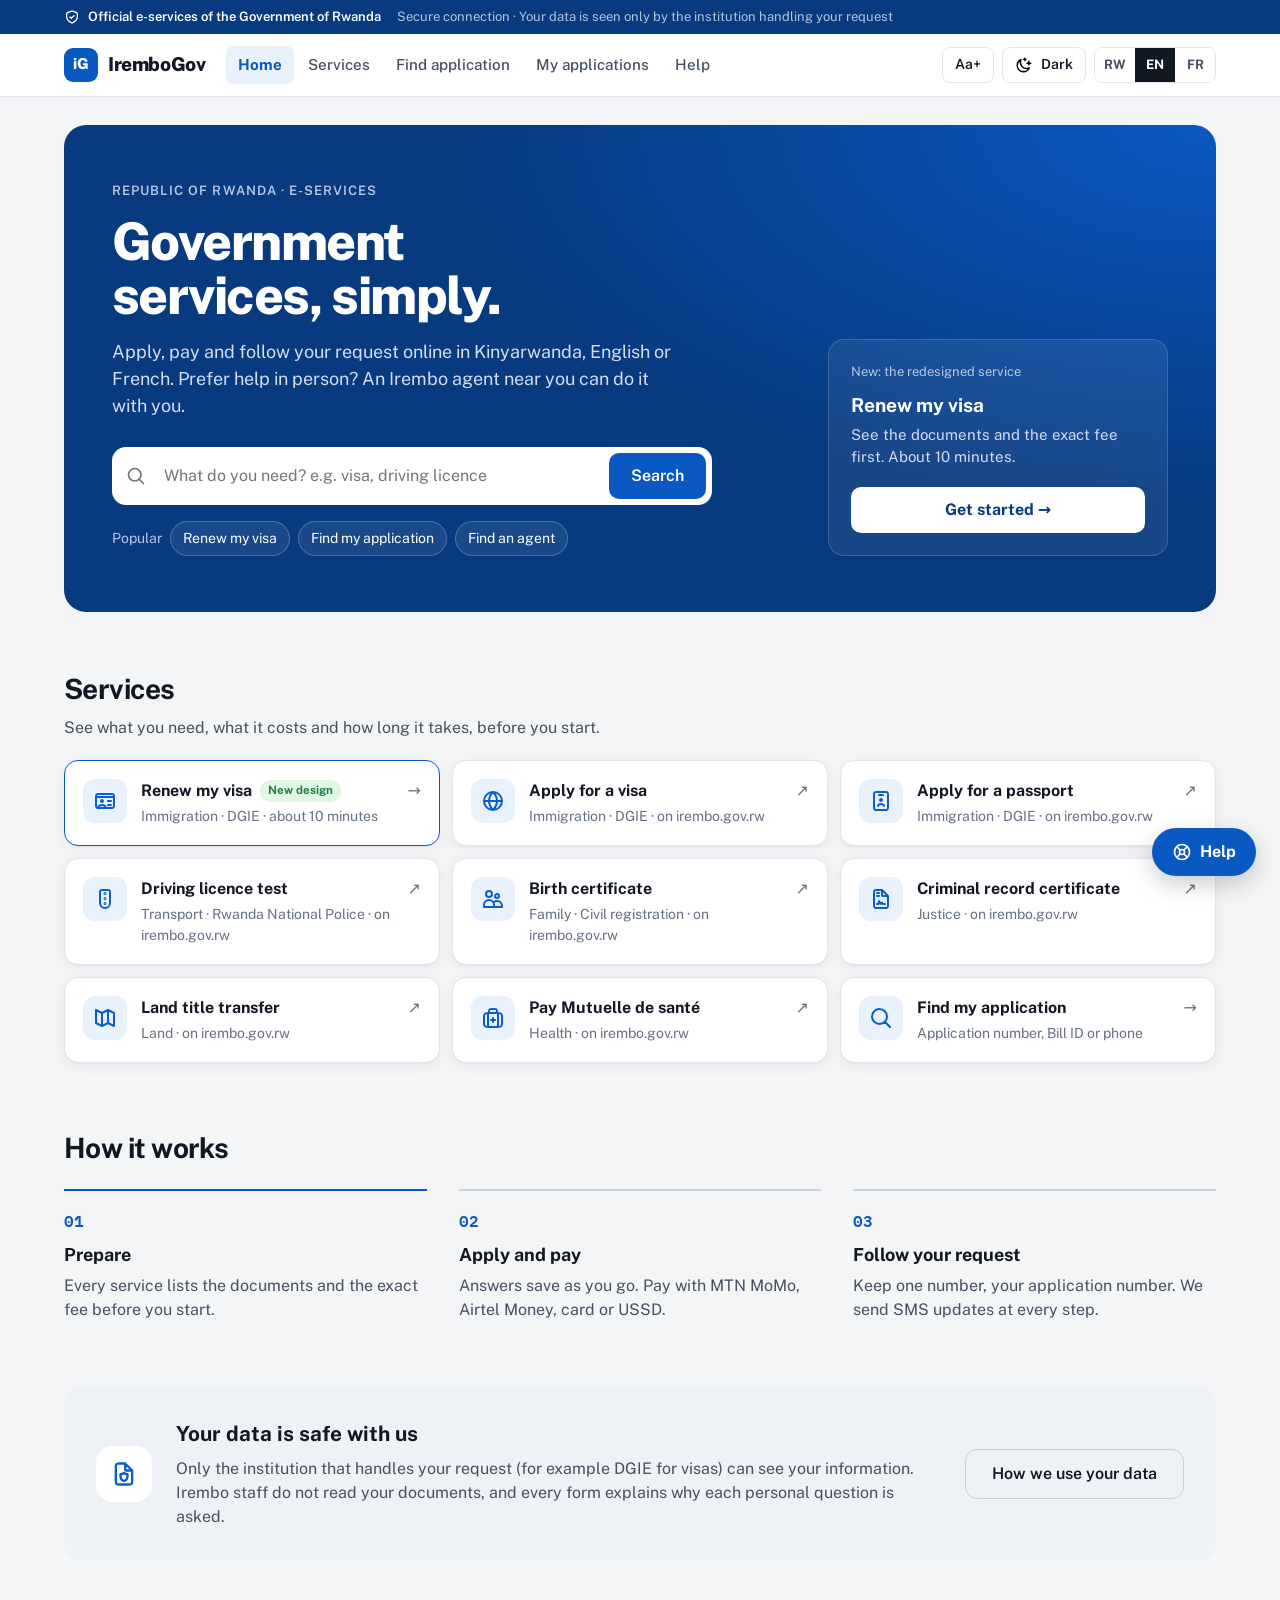
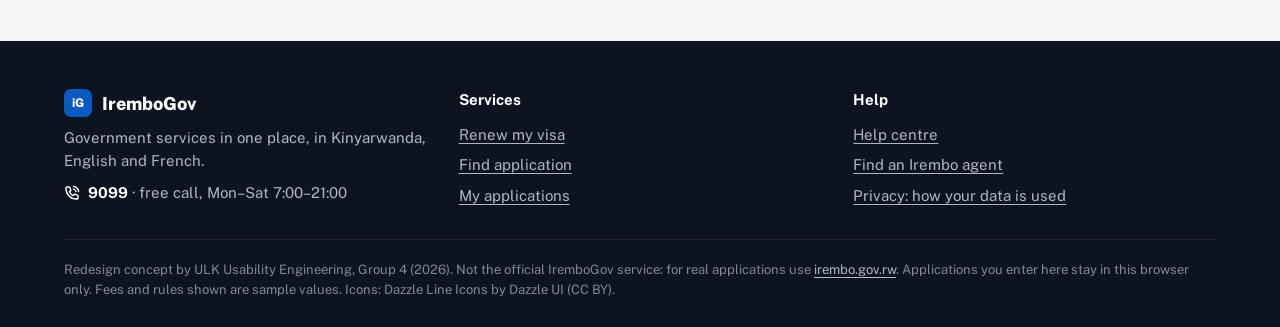
<file: index.html>
<!DOCTYPE html>
<html lang="en">
<head>
<meta charset="utf-8">
<meta name="viewport" content="width=device-width, initial-scale=1">
<title>IremboGov: Government services in one place (redesign concept)</title>
<meta name="description" content="Apply for Rwandan government services online: renew your visa, find an application, get help.">
<link rel="icon" href="assets/favicon.svg" type="image/svg+xml">
<link rel="stylesheet" href="css/fonts.css?v=5">
<link rel="stylesheet" href="css/site.css?v=5">
<script src="js/theme.js?v=5"></script>
</head>
<body data-page="home">
<div id="site-header"></div>

<main id="main" tabindex="-1" class="page">
  <section class="hero">
    <div style="flex:1 1 480px;min-width:0">
      <div class="kicker">Republic of Rwanda · e-services</div>
      <h1>Government services, simply.</h1>
      <p>Apply, pay and follow your request online in Kinyarwanda, English or French. Prefer help in person? An Irembo agent near you can do it with you.</p>
      <form class="hero-search" role="search" id="svcSearch">
        <img src="assets/icons/search.svg" alt="">
        <label for="q" class="sr">Search for a service</label>
        <input type="search" id="q" placeholder="What do you need? e.g. visa, driving licence" autocomplete="off">
        <button type="submit">Search</button>
      </form>
      <div class="chips-pop"><span>Popular</span><a href="renew-visa.html">Renew my visa</a><a href="find.html">Find my application</a><a href="help.html#agents">Find an agent</a></div>
    </div>
    <div class="cont" id="continueBox"></div>
  </section>

  <section id="services">
    <div class="sec-title"><h2>Services</h2><p>See what you need, what it costs and how long it takes, before you start.</p></div>
    <div class="svcs" id="svcList"></div>
    <p class="empty" id="svcEmpty" hidden>No service found. Try another word, or call <b>9099</b>.</p>
  </section>

  <section>
    <div class="sec-title" style="margin-top:64px"><h2>How it works</h2></div>
    <div class="how">
      <div><div class="n">01</div><div class="t">Prepare</div><p>Every service lists the documents and the exact fee before you start.</p></div>
      <div><div class="n">02</div><div class="t">Apply and pay</div><p>Answers save as you go. Pay with MTN MoMo, Airtel Money, card or USSD.</p></div>
      <div><div class="n">03</div><div class="t">Follow your request</div><p>Keep one number, your application number. We send SMS updates at every step.</p></div>
    </div>
  </section>

  <section class="band">
    <span class="tile"><img src="assets/icons/lock.svg" alt=""></span>
    <div class="txt"><h3>Your data is safe with us</h3>
      <p>Only the institution that handles your request (for example DGIE for visas) can see your information. Irembo staff do not read your documents, and every form explains why each personal question is asked.</p></div>
    <a class="btn sec" href="help.html#privacy">How we use your data</a>
  </section>
</main>

<div id="site-footer"></div>
<script src="js/core.js?v=5"></script>
<script>
/* services (only "Renew my visa" and "Find" are part of this redesign; the others open the current irembo.gov.rw) */
const SERVICES=[
  ['id-card','Renew my visa','Immigration · DGIE · about 10 minutes','renew-visa.html',true,'visa renew extend stay immigration dgie permit student work'],
  ['globe','Apply for a visa','Immigration · DGIE','',false,'visa apply new immigration'],
  ['id-badge','Apply for a passport','Immigration · DGIE','',false,'passport e-passport immigration'],
  ['traffic','Driving licence test','Transport · Rwanda National Police','',false,'driving licence license permit test police'],
  ['users','Birth certificate','Family · Civil registration','',false,'birth certificate civil status family'],
  ['file','Criminal record certificate','Justice','',false,'criminal record certificate police'],
  ['map','Land title transfer','Land','',false,'land title transfer property'],
  ['medical','Pay Mutuelle de santé','Health','',false,'mutuelle health insurance pay'],
  ['search2','Find my application','Application number, Bill ID or phone','find.html',false,'find track status application bill id payment code']
];
$('#svcList').innerHTML=SERVICES.map(([ic,name,meta,href,isNew,k])=>{
  const ext=!href;
  return `<a class="svc${isNew?' featured':''}" href="${ext?'https://irembo.gov.rw':href}"${ext?' rel="noopener"':''} data-k="${k}">
    <span class="tile"><img src="assets/icons/${ic}.svg" alt=""></span>
    <span class="txt"><span class="name">${name}${isNew?'<span class="newtag">New design</span>':''}</span><span class="meta">${meta}${ext?' · on irembo.gov.rw':''}</span></span>
    <span class="arrow">${ext?'↗':'→'}</span></a>`;
}).join('');

const q=$('#q');
function filter(){
  const words=q.value.toLowerCase().trim().split(/\s+/).filter(Boolean); let shown=0;
  $$('#svcList .svc').forEach(s=>{ const hay=(s.textContent+' '+s.dataset.k).toLowerCase(); const ok=words.every(w=>hay.includes(w)); s.hidden=!ok; if(ok) shown++; });
  $('#svcEmpty').hidden = shown>0;
}
q.addEventListener('input', filter);
$('#svcSearch').addEventListener('submit', e=>{ e.preventDefault(); filter(); $('#services').scrollIntoView(); $('#svcList .svc:not([hidden])')?.focus(); });

/* "Continue where you left off": the most recent application that still needs something */
const open=Store.all().filter(a=>statusOf(a)!=='Under review');
const box=$('#continueBox');
if(open.length){
  const a=open[0], s=statusOf(a);
  const step = s==='Draft' ? (a.step||1) : 5;
  const label = s==='Draft' ? `Draft · step ${step} of 5` : s;
  const go = s==='Draft' ? ['Continue application →',`apply.html?no=${a.no}`]
           : s==='Payment expired' ? ['Get a new payment code →',`application.html?no=${a.no}`]
           : ['Pay now →',`application.html?no=${a.no}`];
  box.innerHTML=`<div class="lbl">Continue where you left off</div>
    <div style="display:flex;align-items:center;gap:10px;flex-wrap:wrap"><span style="font-size:1.2rem;font-weight:700">Renew visa</span><span class="pill" style="background:rgba(255,255,255,.14);color:#fff">${label}</span></div>
    <div class="no">${a.no}</div>
    <div class="bar"><div style="width:${((step-1)/5*100+8)}%"></div></div>
    <a class="go" href="${go[1]}">${go[0]}</a>`;
} else {
  box.innerHTML=`<div class="lbl">New: the redesigned service</div>
    <div style="font-size:1.2rem;font-weight:700;margin-bottom:4px">Renew my visa</div>
    <div style="color:#d4dcee;font-size:.9375rem;margin-bottom:18px">See the documents and the exact fee first. About 10 minutes.</div>
    <a class="go" href="renew-visa.html">Get started →</a>`;
}
</script>
</body>
</html>
</file>
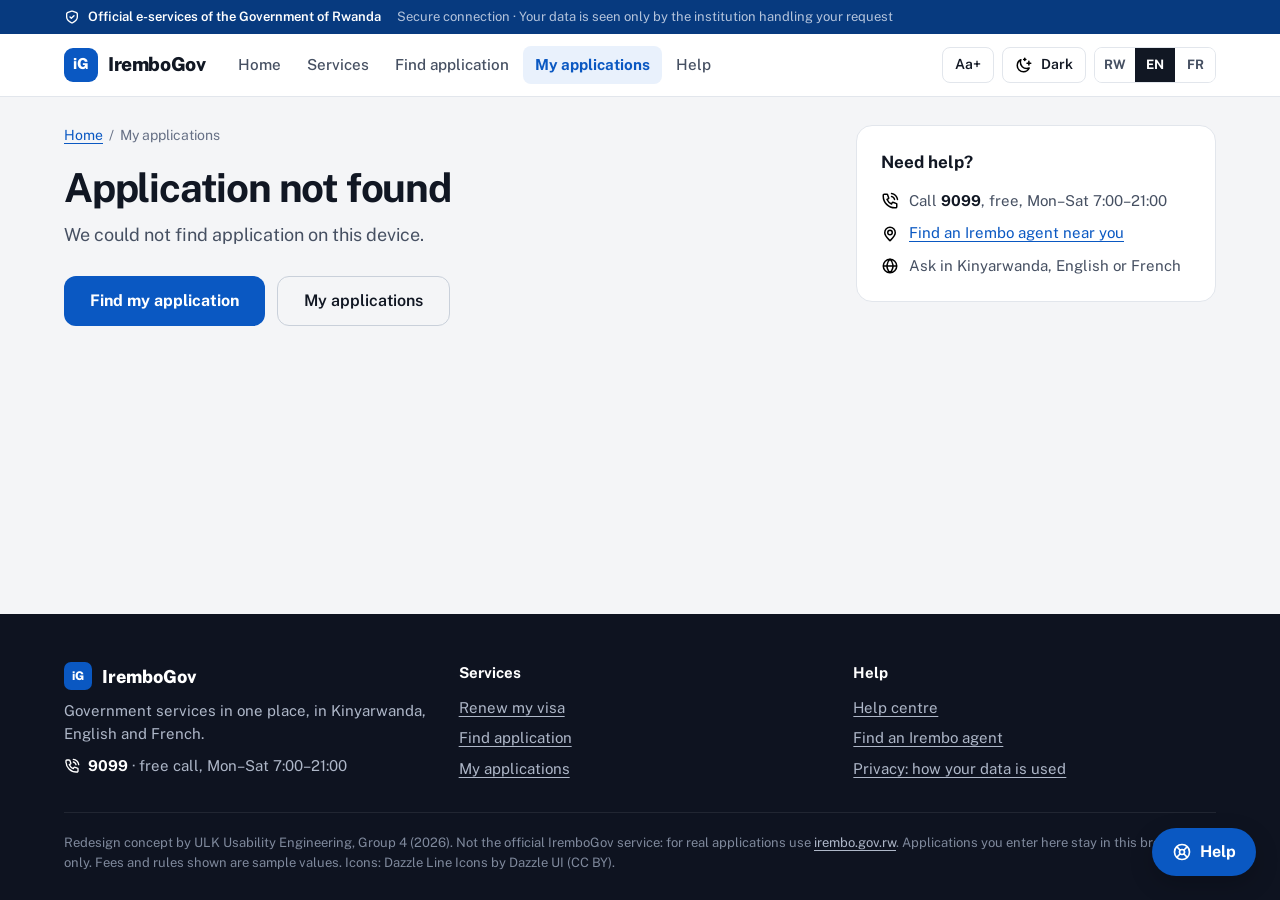
<file: application.html>
<!DOCTYPE html>
<html lang="en">
<head>
<meta charset="utf-8">
<meta name="viewport" content="width=device-width, initial-scale=1">
<title>My application · IremboGov</title>
<link rel="icon" href="assets/favicon.svg" type="image/svg+xml">
<link rel="stylesheet" href="css/fonts.css?v=5">
<link rel="stylesheet" href="css/site.css?v=5">
<script src="js/theme.js?v=5"></script>
</head>
<body data-page="mine">
<div id="site-header"></div>
<main id="main" tabindex="-1" class="page">
  <div class="cols">
    <div class="main" id="flow"></div>
    <aside id="side"></aside>
  </div>
</main>
<div id="site-footer"></div>
<script src="js/core.js?v=5"></script>
<script src="js/application.js?v=5"></script>
</body>
</html>
</file>
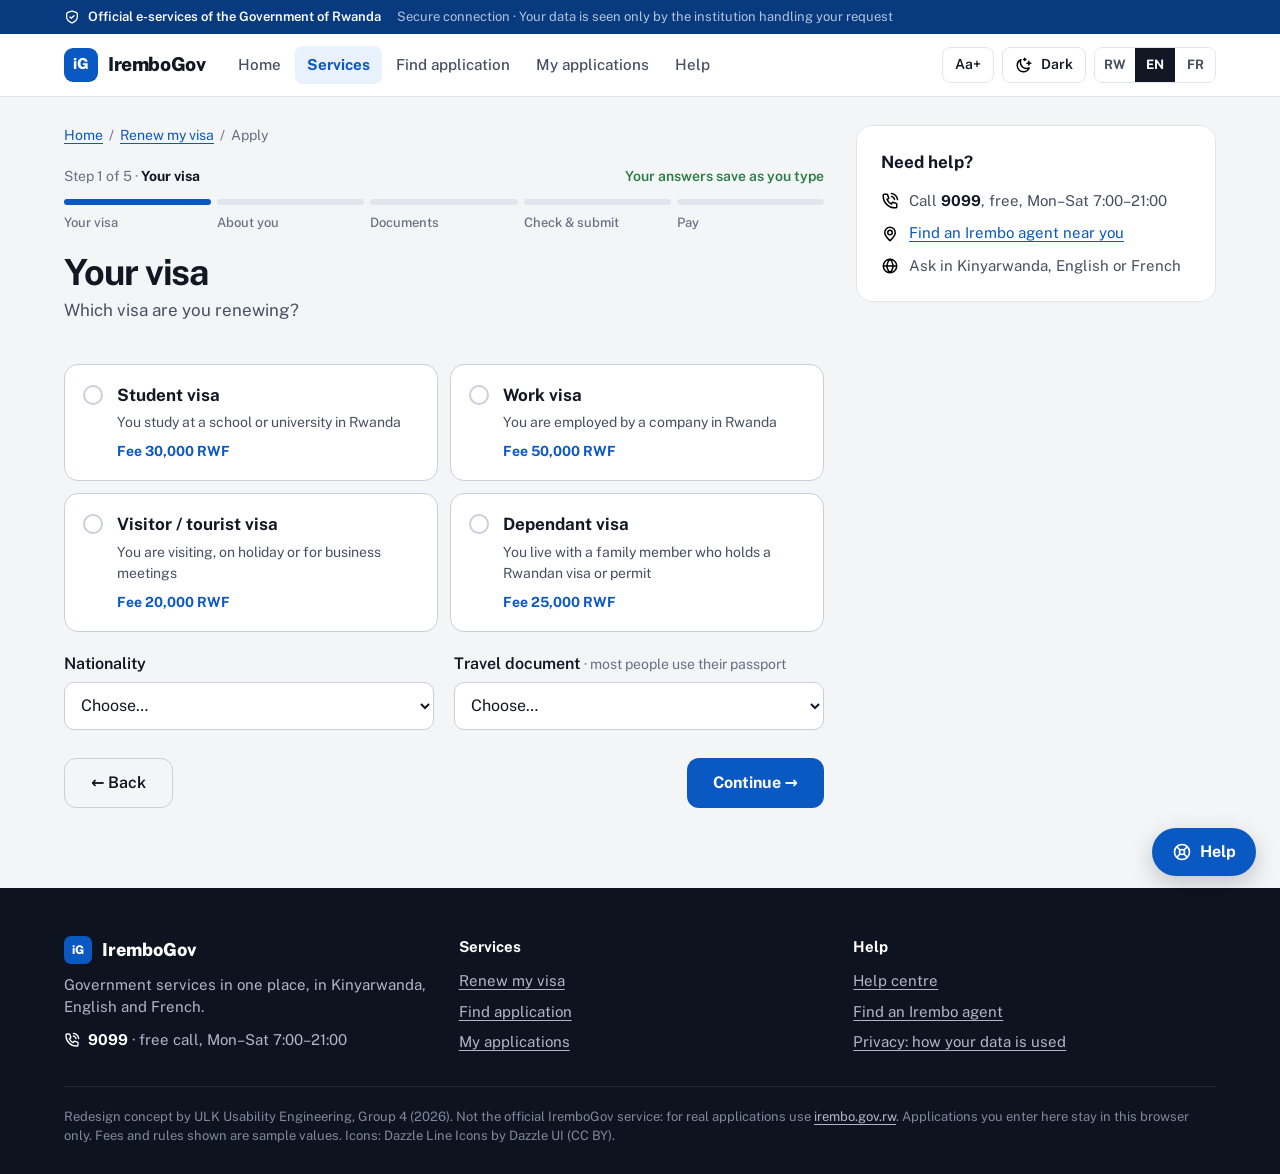
<file: apply.html>
<!DOCTYPE html>
<html lang="en">
<head>
<meta charset="utf-8">
<meta name="viewport" content="width=device-width, initial-scale=1">
<title>Apply: Renew my visa · IremboGov</title>
<link rel="icon" href="assets/favicon.svg" type="image/svg+xml">
<link rel="stylesheet" href="css/fonts.css?v=5">
<link rel="stylesheet" href="css/site.css?v=5">
<script src="js/theme.js?v=5"></script>
</head>
<body data-page="services">
<div id="site-header"></div>
<main id="main" tabindex="-1" class="page">
  <div class="cols">
    <div class="main" id="flow"></div>
    <aside id="side"></aside>
  </div>
</main>
<div id="site-footer"></div>
<script src="js/core.js?v=5"></script>
<script src="js/apply.js?v=5"></script>
</body>
</html>
</file>
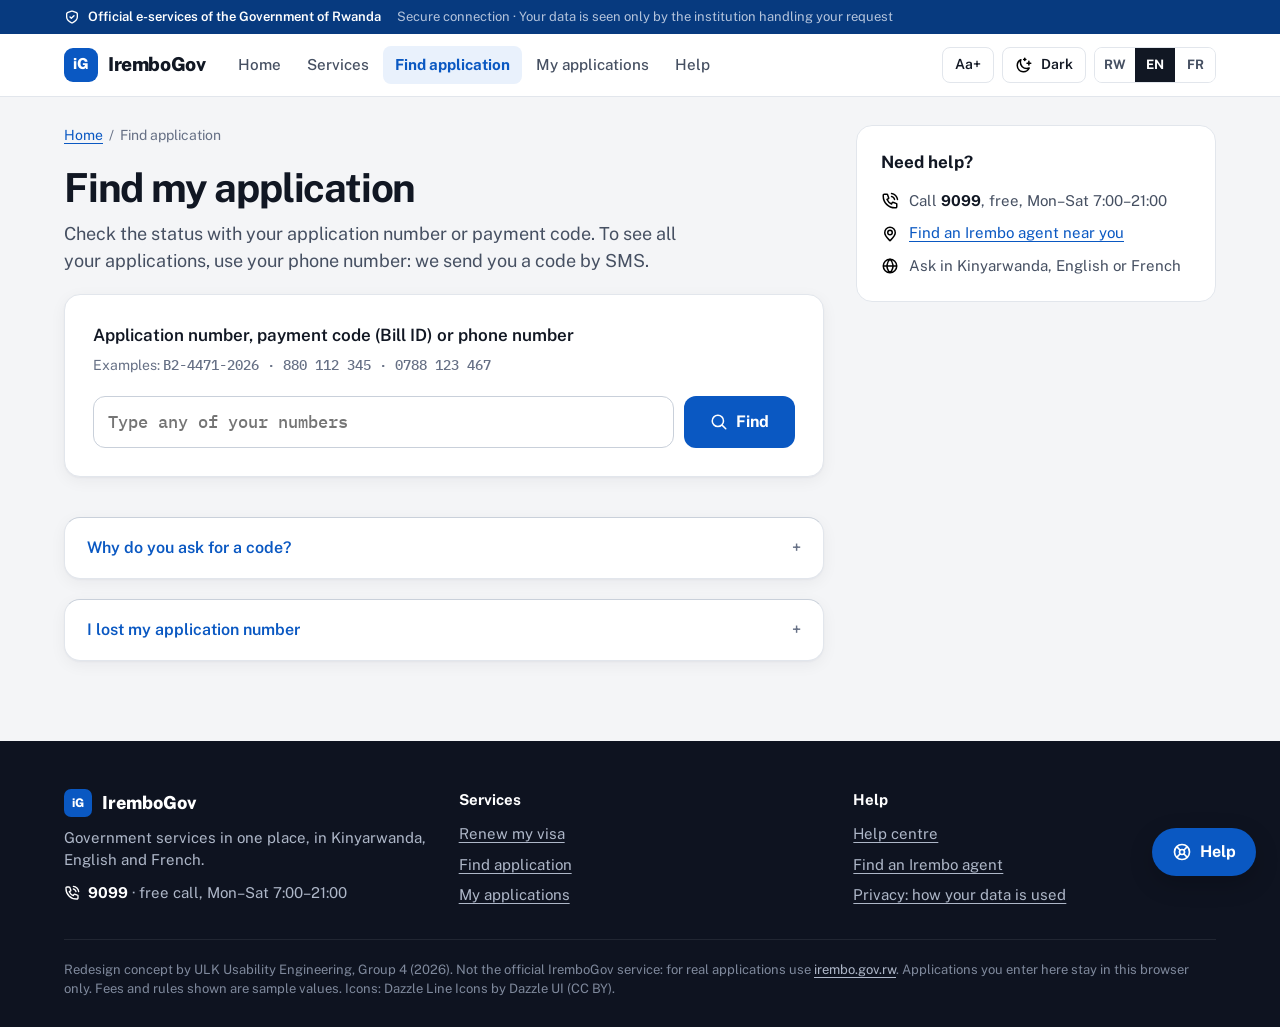
<file: find.html>
<!DOCTYPE html>
<html lang="en">
<head>
<meta charset="utf-8">
<meta name="viewport" content="width=device-width, initial-scale=1">
<title>Find my application · IremboGov</title>
<link rel="icon" href="assets/favicon.svg" type="image/svg+xml">
<link rel="stylesheet" href="css/fonts.css?v=5">
<link rel="stylesheet" href="css/site.css?v=5">
<script src="js/theme.js?v=5"></script>
</head>
<body data-page="find">
<div id="site-header"></div>
<main id="main" tabindex="-1" class="page">
<div class="cols">
  <div class="main">
    <div class="crumbs"><a href="index.html">Home</a><span>/</span><span>Find application</span></div>
    <div><h1>Find my application</h1><p class="lead">Check the status with your application number or payment code. To see all your applications, use your phone number: we send you a code by SMS.</p></div>
    <form class="card" id="findForm" novalidate>
      <div class="f" data-f="q">
        <label for="q" style="font-size:1.0625rem">Application number, payment code (Bill ID) or phone number</label>
        <span class="muted" style="font-size:.875rem">Examples: <span class="mono">B2-4471-2026 · 880 112 345 · 0788 123 467</span></span>
        <div class="findrow"><input id="q" type="text" placeholder="Type any of your numbers" aria-describedby="q-m" autocomplete="off">
          <button class="btn" type="submit"><img class="ic onbrand" src="assets/icons/search.svg" alt="">Find</button></div>
        <div class="msg" id="q-m"></div>
      </div>
    </form>
    <div id="findRes" class="stack" style="gap:10px" aria-live="polite"></div>
    <details class="acc card tight" style="padding:18px 22px"><summary style="color:var(--brand-text)">Why do you ask for a code?</summary><p>An application number is printed on SMS and receipts, so other people may see it. With the number alone you can only see the status and pay. To see personal details or change anything, the code we send to the phone in the application proves it's you.</p></details>
    <details class="acc card tight" style="padding:18px 22px"><summary style="color:var(--brand-text)">I lost my application number</summary><p>Search with the phone number you used: we send you a code by SMS and then show all your applications. You can also call 9099 or visit an Irembo agent with your passport.</p></details>
  </div>
  <aside id="side"></aside>
</div>
</main>
<div id="site-footer"></div>
<script src="js/core.js?v=5"></script>
<script>
setSide(sidePanel(null));

/* status only: what anyone who knows the number may see (no name, no details) */
function statusCard(a){
  const s=statusOf(a), v=VISA[a.app.visa];
  const what = s==='Draft' ? 'Not submitted yet.'
             : s==='Payment pending' ? `Waiting for payment of ${rwf(feeOf(a))} before ${fmtDate(a.deadline)}. If the code expires, the application is kept.`
             : s==='Payment expired' ? 'The payment code expired. The application is safe: a new code can be created.'
             : 'Paid. DGIE is reviewing the request (usually 4 working days).';
  const pay = (s==='Payment pending'||s==='Payment expired') ? `<a class="btn small" href="application.html?no=${a.no}">${s==='Payment expired'?'Get a new code and pay':'Pay now'}</a>` : '';
  const more = s==='Draft' ? `<a class="btn sec small" href="apply.html?no=${a.no}">Continue (needs SMS code)</a>`
                           : `<a class="btn sec small" href="application.html?no=${a.no}">See details</a>`;
  return `<div class="result"><span class="main"><span class="t">Renew visa${v?' · '+v[0]:''}</span><span class="s mono">${a.no}</span><span class="s" style="margin-top:4px">${what}</span></span>${tag(s)}<span class="acts">${pay}${more}</span></div>
    <div class="lockline" style="font-size:.875rem"><span style="display:flex;gap:10px;align-items:center"><img src="assets/icons/lock.svg" alt="">Personal details are hidden. To see them or change anything, you'll confirm with a code sent to the phone in the application.</span></div>`;
}
/* full result: only after the phone owner has entered the SMS code */
function fullCard(a){
  const s=statusOf(a), v=VISA[a.app.visa];
  const href = s==='Draft' ? `apply.html?no=${a.no}` : `application.html?no=${a.no}`;
  const go = s==='Draft' ? 'Continue →' : s==='Payment pending' ? 'Pay now →' : s==='Payment expired' ? 'Get a new code →' : 'Open →';
  return `<a class="result" href="${href}"><span class="main"><span class="t">Renew visa${v?' · '+v[0]:''}</span><span class="s mono">${a.no} · ${esc(a.app.given||'')} ${esc(a.app.surname||'')}</span></span>${tag(s)}<span class="go">${go}</span></a>`;
}
function setErr(msg){ $('[data-f=q]').classList.toggle('err',!!msg); $('#q-m').textContent=msg; }
$('#q').addEventListener('input',()=>setErr(''));
$('#findForm').addEventListener('submit',e=>{
  e.preventDefault(); hideSms();
  const q=$('#q').value.trim(), c=q.replace(/[\s-]/g,'').toUpperCase(), box=$('#findRes');
  const isApp=/^B2\d{8}$/.test(c), isBill=/^88\d{7}$/.test(c), isPhone=/^(0|250|\+250)?7[2389]\d{7}$/.test(c);
  const msg = !q ? 'Type your application number, payment code or phone number.'
            : (isApp||isBill||isPhone) ? ''
            : c.startsWith('B2') ? 'Application numbers look like B2-4471-2026 (B2 + 8 digits).'
            : c.startsWith('88') ? 'Payment codes (Bill IDs) start with 88 and have 9 digits.'
            : 'We could not recognise this. Check the examples above.';
  setErr(msg); if(msg){ box.innerHTML=''; $('#q').focus(); return; }

  if(isPhone){
    /* never list applications for a phone number on screen without proof: send a code to that phone */
    const phone=c.replace(/^(\+?250|0)/,'');
    const showList=()=>{
      const hits=Store.all().filter(a=>a.app.phone===phone);
      box.innerHTML = hits.length ? `<div class="muted" style="font-size:.875rem">${hits.length} application${hits.length>1?'s':''} for ${maskPhone(phone)}</div>`+hits.map(fullCard).join('')
                                  : `<div class="infobox">There are no applications for ${maskPhone(phone)}.</div>`;
    };
    if(phoneVerified(phone)) return showList();
    box.innerHTML='<div id="gate"></div>';
    verifyBox($('#gate'), phone, {title:'See all your applications', why:'see the applications linked to this phone number', onOk:showList});
    return;
  }
  const hit=Store.all().find(a=> isApp ? a.no.replace(/-/g,'')===c : (a.billId||'').replace(/\s/g,'')===c);
  box.innerHTML = hit ? (canAccess(hit) ? fullCard(hit) : statusCard(hit))
    : `<div class="infobox">No application found for <strong>${esc(q)}</strong>. Check the number in your SMS, search with your phone number, or call <strong>9099</strong>.</div>`;
});
if(param('q')){ $('#q').value=param('q'); $('#findForm').requestSubmit(); }
</script>
</body>
</html>
</file>
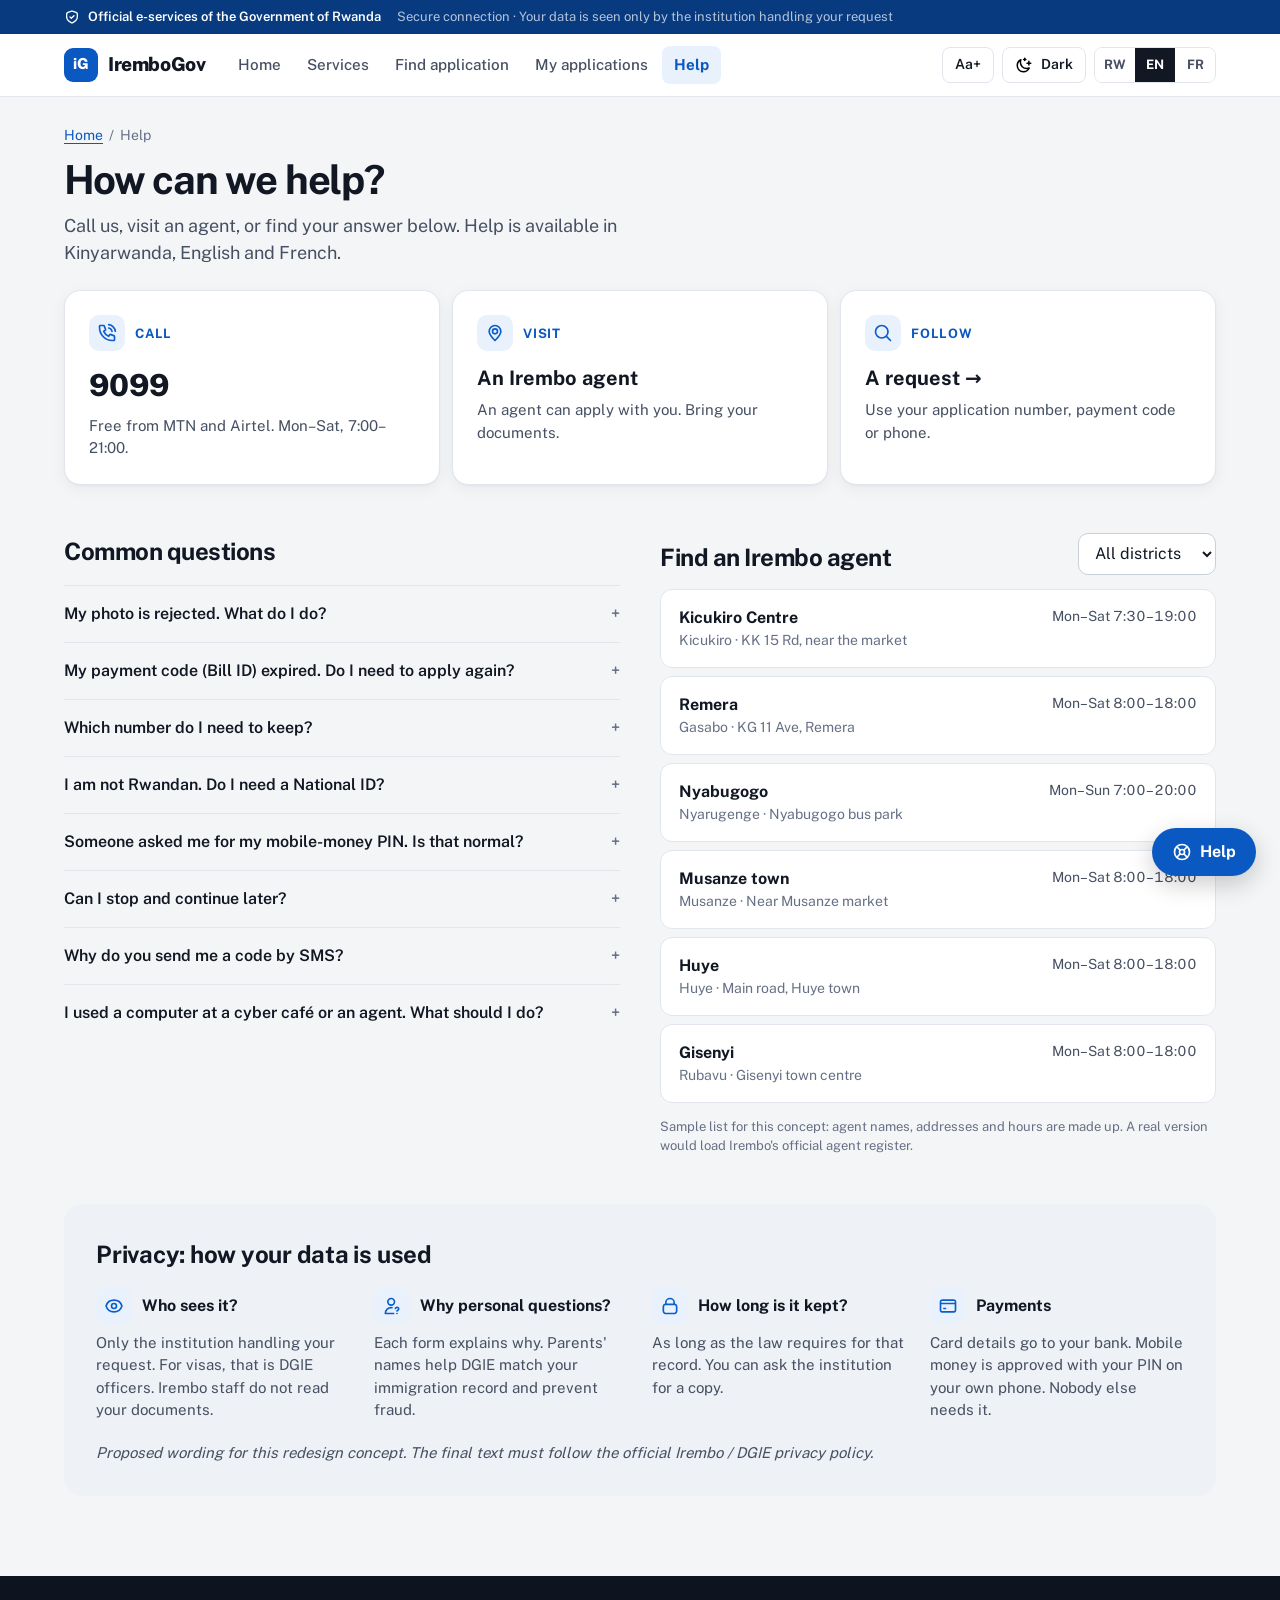
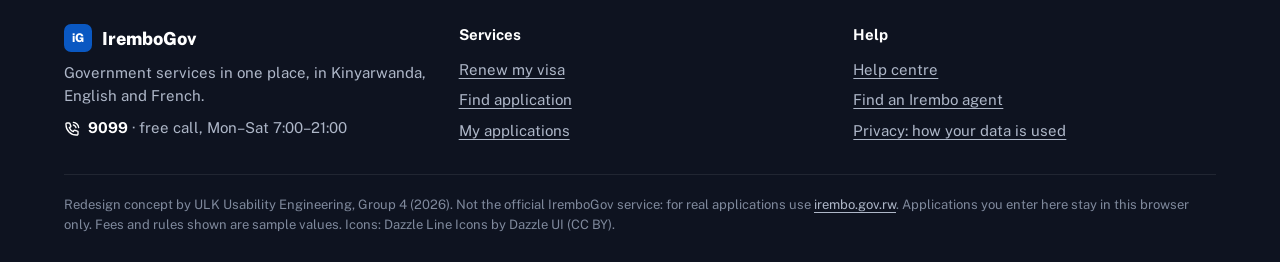
<file: help.html>
<!DOCTYPE html>
<html lang="en">
<head>
<meta charset="utf-8">
<meta name="viewport" content="width=device-width, initial-scale=1">
<title>Help centre · IremboGov</title>
<link rel="icon" href="assets/favicon.svg" type="image/svg+xml">
<link rel="stylesheet" href="css/fonts.css?v=5">
<link rel="stylesheet" href="css/site.css?v=5">
<script src="js/theme.js?v=5"></script>
</head>
<body data-page="help">
<div id="site-header"></div>
<main id="main" tabindex="-1" class="page" style="display:flex;flex-direction:column;gap:48px">
  <div>
    <div class="crumbs" style="margin-bottom:12px"><a href="index.html">Home</a><span>/</span><span>Help</span></div>
    <h1>How can we help?</h1>
    <p class="lead" style="margin-bottom:24px">Call us, visit an agent, or find your answer below. Help is available in Kinyarwanda, English and French.</p>
    <div class="helpcards">
      <div class="helpcard"><div class="hd"><span class="tile36"><img src="assets/icons/phone.svg" alt=""></span><span class="kick">Call</span></div><div class="big">9099</div><p>Free from MTN and Airtel. Mon–Sat, 7:00–21:00.</p></div>
      <a class="helpcard" href="#agents"><div class="hd"><span class="tile36"><img src="assets/icons/agent.svg" alt=""></span><span class="kick">Visit</span></div><div class="mid">An Irembo agent</div><p>An agent can apply with you. Bring your documents.</p></a>
      <a class="helpcard" href="find.html"><div class="hd"><span class="tile36"><img src="assets/icons/search.svg" alt=""></span><span class="kick">Follow</span></div><div class="mid">A request →</div><p>Use your application number, payment code or phone.</p></a>
    </div>
  </div>

  <div class="two-col">
    <section id="faq">
      <h2>Common questions</h2>
      <div id="faqList"></div>
    </section>
    <section id="agents">
      <div class="headrow" style="margin-bottom:14px;align-items:flex-end">
        <h2 style="margin:0">Find an Irembo agent</h2>
        <label class="sr" for="dist">District</label>
        <select id="dist" style="width:auto;height:42px"><option value="">All districts</option><option>Kicukiro</option><option>Gasabo</option><option>Nyarugenge</option><option>Musanze</option><option>Huye</option><option>Rubavu</option></select>
      </div>
      <div class="agents" id="agentList"></div>
      <p class="note" style="font-size:.8125rem">Sample list for this concept: agent names, addresses and hours are made up. A real version would load Irembo's official agent register.</p>
    </section>
  </div>

  <section class="privacy" id="privacy">
    <h2>Privacy: how your data is used</h2>
    <div class="grid">
      <div><div class="hd"><span class="tile36"><img src="assets/icons/eye.svg" alt=""></span>Who sees it?</div><p>Only the institution handling your request. For visas, that is DGIE officers. Irembo staff do not read your documents.</p></div>
      <div><div class="hd"><span class="tile36"><img src="assets/icons/question.svg" alt=""></span>Why personal questions?</div><p>Each form explains why. Parents' names help DGIE match your immigration record and prevent fraud.</p></div>
      <div><div class="hd"><span class="tile36"><img src="assets/icons/clock.svg" alt=""></span>How long is it kept?</div><p>As long as the law requires for that record. You can ask the institution for a copy.</p></div>
      <div><div class="hd"><span class="tile36"><img src="assets/icons/wallet.svg" alt=""></span>Payments</div><p>Card details go to your bank. Mobile money is approved with your PIN on your own phone. Nobody else needs it.</p></div>
    </div>
    <p class="note" style="margin-top:20px"><i>Proposed wording for this redesign concept. The final text must follow the official Irembo / DGIE privacy policy.</i></p>
  </section>
</main>
<div id="site-footer"></div>
<script src="js/core.js?v=5"></script>
<script>
const FAQS=[
  ['My photo is rejected. What do I do?','The check tells you exactly which rule the photo breaks (file type, size or shape). If it is a JPG, press "Make it fit for me": we cut it to a square and make it smaller. Your face is not changed.'],
  ['My payment code (Bill ID) expired. Do I need to apply again?','No. Open your application from <a href="my-applications.html">My applications</a> or <a href="find.html">Find application</a> and press "Get a new payment code". Your answers are kept.'],
  ['Which number do I need to keep?','Only your application number, e.g. B2-4832-2026. The payment code is linked to it. If you lose it, search with your phone number.'],
  ['I am not Rwandan. Do I need a National ID?','No. Your passport number is enough for immigration services.'],
  ['Someone asked me for my mobile-money PIN. Is that normal?','Never. Irembo, DGIE and agents never need your PIN. Call 9099 to report it.'],
  ['Can I stop and continue later?','Yes. Answers save as you type. Continue from <a href="my-applications.html">My applications</a>, or from <a href="find.html">Find application</a> with your phone number. If you closed the browser, we send a code by SMS to confirm it\'s you.'],
  ['Why do you send me a code by SMS?','Your application number appears on SMS and receipts, so other people may see it. With the number alone, anyone can only see the status or pay. To see your personal details, change your answers or list your applications, the code sent to your phone proves it\'s you. Never share this code, not even with an agent.'],
  ['I used a computer at a cyber café or an agent. What should I do?','Before you leave, open <a href="my-applications.html">My applications</a> and press "Sign out on this device". Closing the browser also locks your applications.']
];
$('#faqList').innerHTML=FAQS.map(([q,a])=>`<details class="acc" style="border-top-color:var(--line);padding:16px 0"><summary>${q}</summary><p>${a}</p></details>`).join('');
const AGENTS=[['Kicukiro Centre','Kicukiro','KK 15 Rd, near the market','Mon–Sat 7:30–19:00'],['Remera','Gasabo','KG 11 Ave, Remera','Mon–Sat 8:00–18:00'],['Nyabugogo','Nyarugenge','Nyabugogo bus park','Mon–Sun 7:00–20:00'],['Musanze town','Musanze','Near Musanze market','Mon–Sat 8:00–18:00'],['Huye','Huye','Main road, Huye town','Mon–Sat 8:00–18:00'],['Gisenyi','Rubavu','Gisenyi town centre','Mon–Sat 8:00–18:00']];
function drawAgents(){
  const d=$('#dist').value;
  $('#agentList').innerHTML=AGENTS.filter(a=>!d||a[1]===d).map(a=>`<div class="agent"><div><div class="n">${a[0]}</div><div class="a">${a[1]} · ${a[2]}</div></div><div class="h">${a[3]}</div></div>`).join('');
}
$('#dist').onchange=drawAgents; drawAgents();
</script>
</body>
</html>
</file>
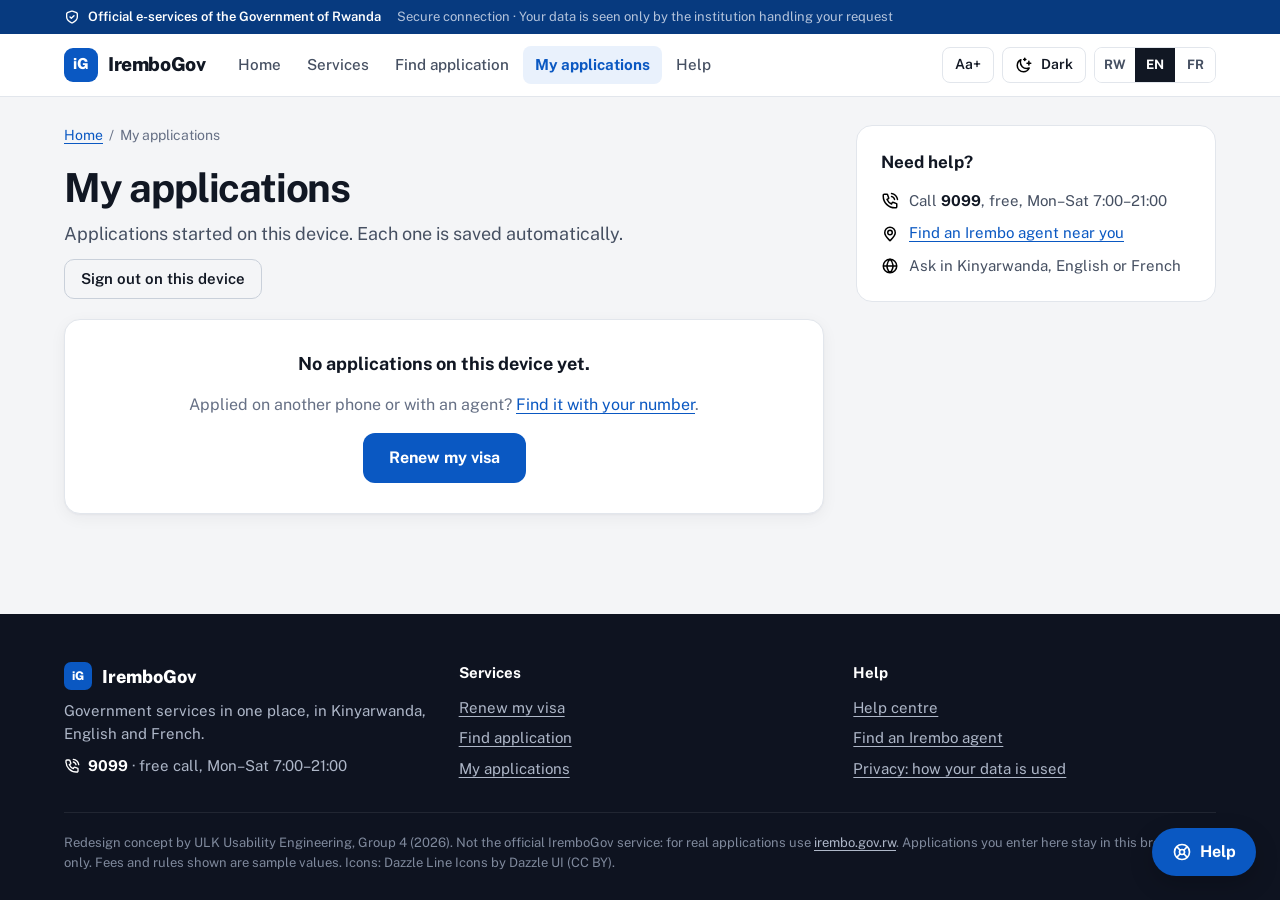
<file: my-applications.html>
<!DOCTYPE html>
<html lang="en">
<head>
<meta charset="utf-8">
<meta name="viewport" content="width=device-width, initial-scale=1">
<title>My applications · IremboGov</title>
<link rel="icon" href="assets/favicon.svg" type="image/svg+xml">
<link rel="stylesheet" href="css/fonts.css?v=5">
<link rel="stylesheet" href="css/site.css?v=5">
<script src="js/theme.js?v=5"></script>
</head>
<body data-page="mine">
<div id="site-header"></div>
<main id="main" tabindex="-1" class="page">
<div class="cols">
  <div class="main">
    <div class="crumbs"><a href="index.html">Home</a><span>/</span><span>My applications</span></div>
    <div class="headrow" style="align-items:flex-end;margin:0"><div><h1>My applications</h1><p class="lead">Applications started on this device. Each one is saved automatically.</p></div>
      <button class="btn sec small" id="signOut" title="Use this on a shared computer, e.g. at a cyber café or an agent">Sign out on this device</button></div>
    <div id="list" class="stack" style="gap:10px"></div>
  </div>
  <aside id="side"></aside>
</div>
</main>
<div id="site-footer"></div>
<script src="js/core.js?v=5"></script>
<script>
$('#side').innerHTML=sidePanel(null);
function draw(){
  const apps=Store.all();
  if(!apps.length){
    $('#list').innerHTML=`<div class="card empty"><p style="margin:0 0 6px;font-weight:700;color:var(--ink);font-size:1.125rem">No applications on this device yet.</p><p>Applied on another phone or with an agent? <a href="find.html">Find it with your number</a>.</p><a class="btn" href="renew-visa.html">Renew my visa</a></div>`;
    return;
  }
  $('#list').innerHTML=apps.map(a=>{
    const s=statusOf(a), v=VISA[a.app.visa];
    const sub = s==='Draft' ? `Started ${fmtDate(a.created)} · step ${a.step||1} of 5`
              : s==='Payment pending' ? `Pay ${rwf(feeOf(a))} before ${fmtDate(a.deadline)} · ${timeLeft(a.deadline)}`
              : s==='Payment expired' ? `Payment code expired · your application is kept`
              : `Paid ${fmtDate(a.paidAt)} · DGIE is reviewing`;
    const open=canAccess(a);      // locked ones show no name and need the SMS code to open
    const act = s==='Draft' ? `<a class="btn small" href="apply.html?no=${a.no}">Continue</a>${open?`<button class="btn danger small" data-del="${a.no}">Delete draft</button>`:''}`
              : s==='Payment pending' ? `<a class="btn small" href="application.html?no=${a.no}">Pay now</a>`
              : s==='Payment expired' ? `<a class="btn small" href="application.html?no=${a.no}">Get a new payment code</a>`
              : `<a class="btn sec small" href="application.html?no=${a.no}">View</a>`;
    const who = open ? (a.app.surname?' · '+esc(a.app.given||'')+' '+esc(a.app.surname):'') : ' · 🔒 details need an SMS code';
    return `<div class="result"><span class="main"><span class="t">Renew visa${v?' · '+v[0]:''} ${tag(s)}</span><span class="s mono">${a.no}${who}</span><span class="s">${sub}</span></span><span class="acts">${act}</span></div>`;
  }).join('') + `<p class="muted" style="font-size:.875rem;margin:4px 0 0">Looking for an application made somewhere else? <a href="find.html">Find application</a>.</p>`;
}
document.addEventListener('click',e=>{
  if(e.target.closest('#signOut')){ signOutDevice(); hideSms(); draw(); toast('🔒 Signed out. Opening an application now needs a code sent by SMS.'); return; }
  const d=e.target.closest('[data-del]'); if(!d) return;
  const s=modal(`<h2>Delete this draft?</h2><p>Draft <b class="mono">${d.dataset.del}</b> and the answers in it will be removed from this device.</p><div class="actions"><button class="btn sec" data-close>Keep it</button><button class="btn danger" id="yesDel">Delete</button></div>`);
  s.querySelector('#yesDel').onclick=()=>{ Store.remove(d.dataset.del); s.remove(); draw(); toast('Draft deleted.'); };
});
draw();
</script>
</body>
</html>
</file>
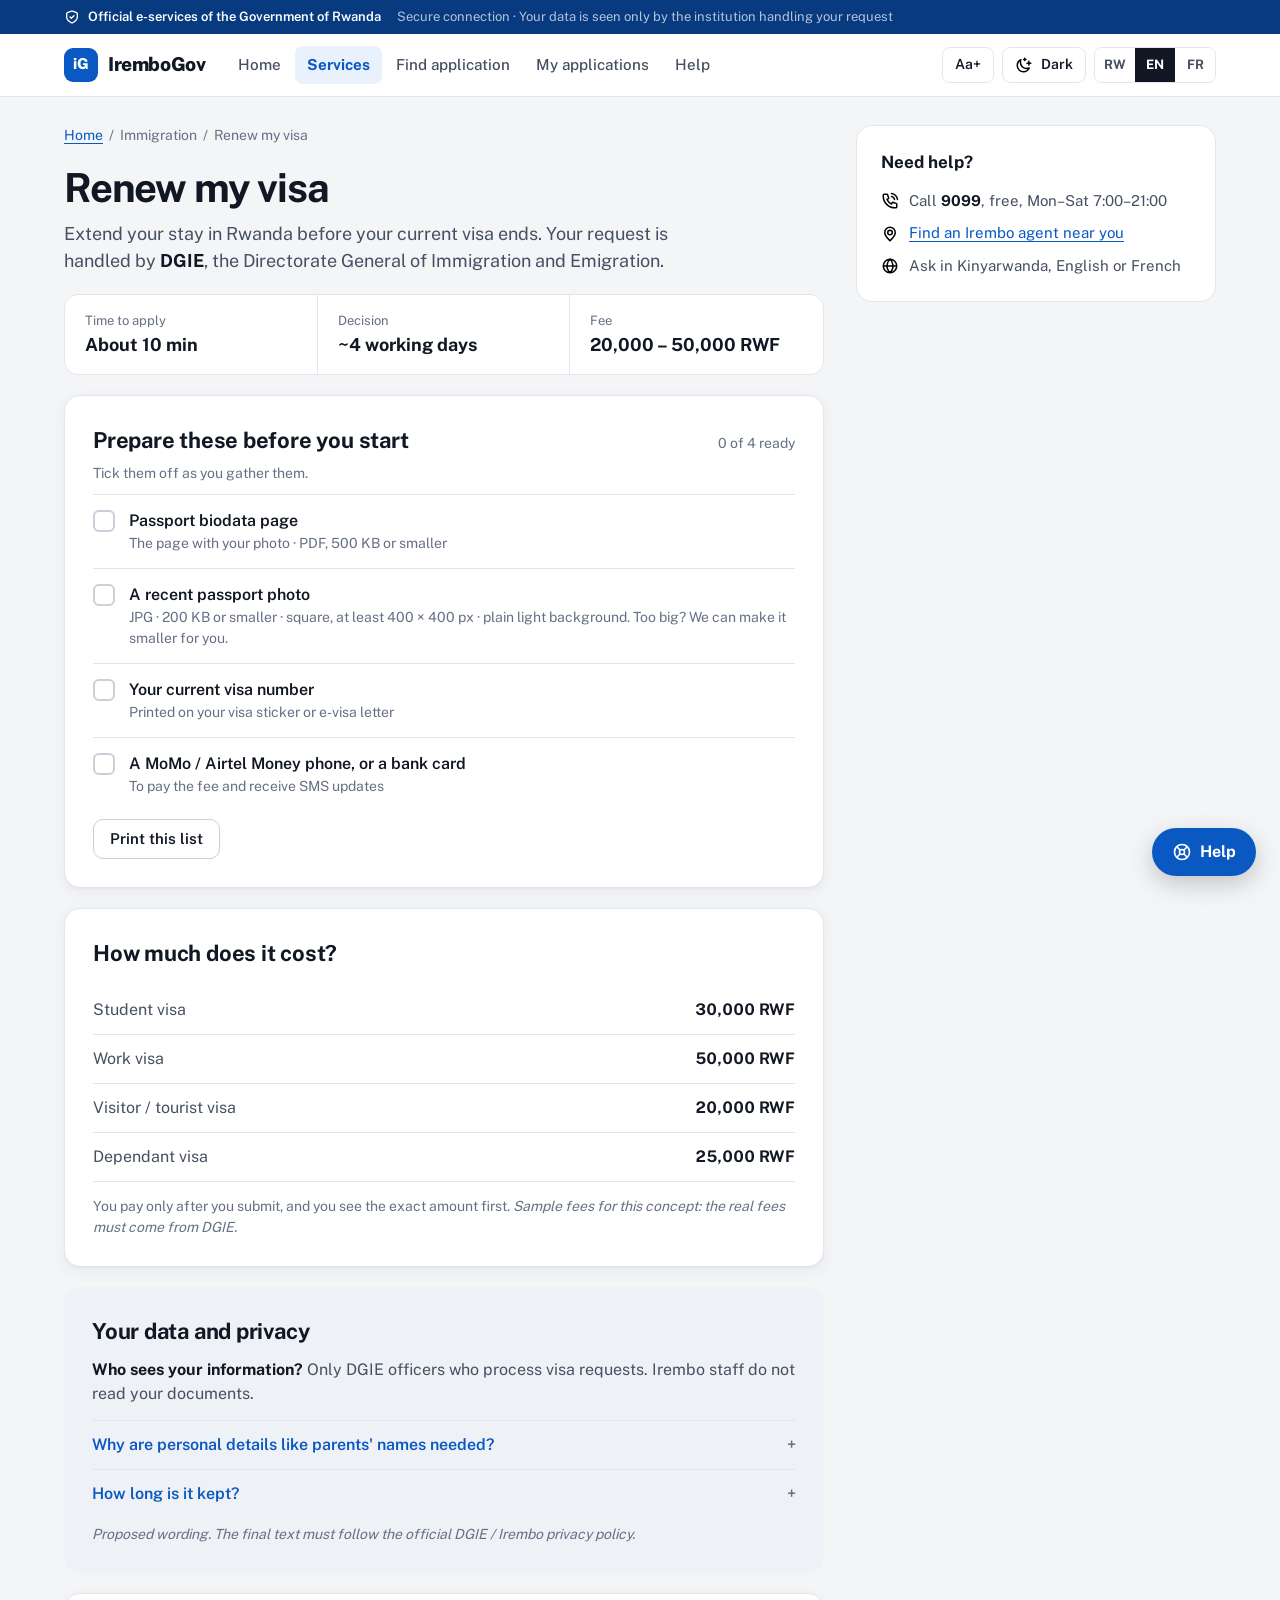
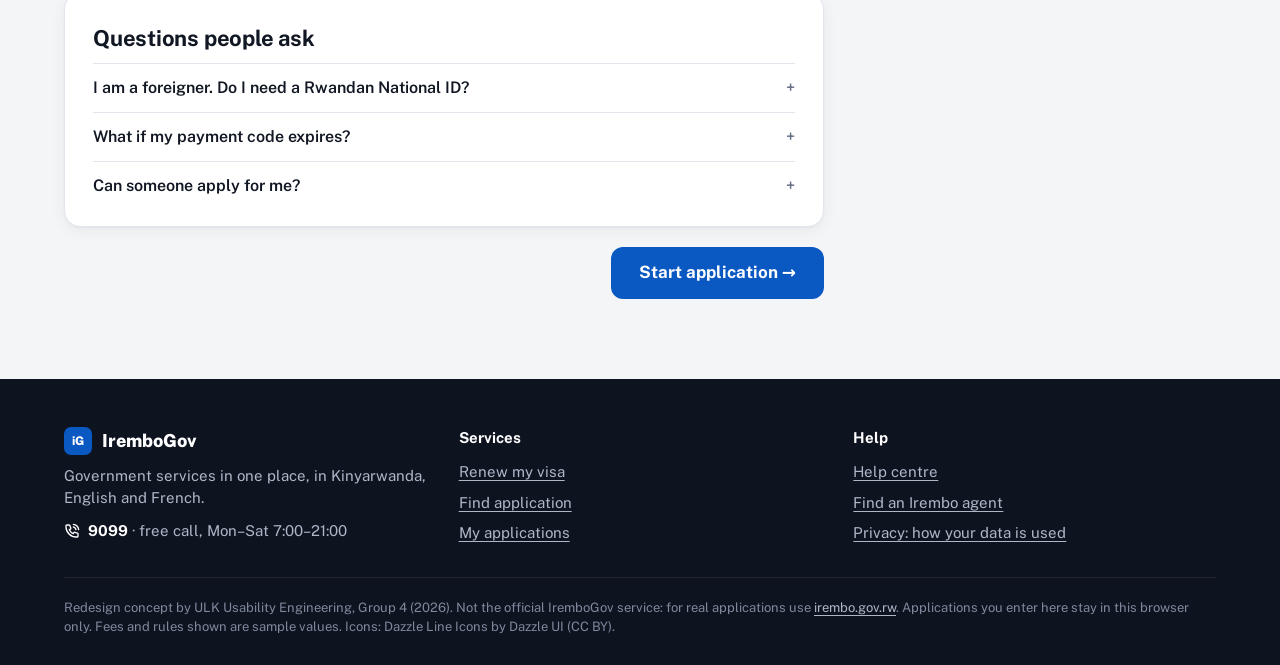
<file: renew-visa.html>
<!DOCTYPE html>
<html lang="en">
<head>
<meta charset="utf-8">
<meta name="viewport" content="width=device-width, initial-scale=1">
<title>Renew my visa · IremboGov</title>
<meta name="description" content="Extend your stay in Rwanda: what you need, how much it costs and how long it takes.">
<link rel="icon" href="assets/favicon.svg" type="image/svg+xml">
<link rel="stylesheet" href="css/fonts.css?v=5">
<link rel="stylesheet" href="css/site.css?v=5">
<script src="js/theme.js?v=5"></script>
</head>
<body data-page="services">
<div id="site-header"></div>

<main id="main" tabindex="-1" class="page">
<div class="cols">
  <div class="main">
    <div class="crumbs"><a href="index.html">Home</a><span>/</span><span>Immigration</span><span>/</span><span>Renew my visa</span></div>
    <div>
      <h1>Renew my visa</h1>
      <p class="lead">Extend your stay in Rwanda before your current visa ends. Your request is handled by <strong style="color:var(--ink)">DGIE</strong>, the Directorate General of Immigration and Emigration.</p>
    </div>
    <div class="facts">
      <div><div class="k">Time to apply</div><div class="v">About 10 min</div></div>
      <div><div class="k">Decision</div><div class="v">~4 working days</div></div>
      <div><div class="k">Fee</div><div class="v">20,000 – 50,000 RWF</div></div>
    </div>
    <div id="draftBox" hidden></div>

    <div class="card">
      <div class="headrow"><h2>Prepare these before you start</h2><span class="muted" style="font-size:.875rem" id="prepCount"></span></div>
      <p style="margin:0;color:var(--ink3);font-size:.875rem">Tick them off as you gather them.</p>
      <div class="prep" id="prepList"></div>
      <button class="btn sec small noprint" style="margin-top:8px" onclick="window.print()">Print this list</button>
    </div>

    <div class="card">
      <h2>How much does it cost?</h2>
      <div id="feeRows"></div>
      <p class="note">You pay only after you submit, and you see the exact amount first. <i>Sample fees for this concept: the real fees must come from DGIE.</i></p>
    </div>

    <div class="card soft">
      <h2 style="margin-bottom:10px">Your data and privacy</h2>
      <p style="margin:0 0 14px;color:var(--ink2)"><strong style="color:var(--ink)">Who sees your information?</strong> Only DGIE officers who process visa requests. Irembo staff do not read your documents.</p>
      <details class="acc link"><summary>Why are personal details like parents' names needed?</summary><p>They help DGIE match your request to your immigration record and prevent identity fraud.</p></details>
      <details class="acc link"><summary>How long is it kept?</summary><p>As long as the law requires for immigration records. You can ask DGIE for a copy of your data.</p></details>
      <p class="note" style="margin-top:6px"><i>Proposed wording. The final text must follow the official DGIE / Irembo privacy policy.</i></p>
    </div>

    <div class="card">
      <h2 style="margin-bottom:8px">Questions people ask</h2>
      <details class="acc"><summary>I am a foreigner. Do I need a Rwandan National ID?</summary><p>No. Your passport number is enough.</p></details>
      <details class="acc"><summary>What if my payment code expires?</summary><p>Open your application and press "Get a new payment code". You don't need to apply again.</p></details>
      <details class="acc" style="padding-bottom:0"><summary>Can someone apply for me?</summary><p>Yes. An Irembo agent can apply with you. Bring your documents. <a href="help.html#agents">Find an agent</a>.</p></details>
    </div>

    <div style="display:flex;justify-content:flex-end"><a class="btn big" href="apply.html" id="startBtn">Start application →</a></div>
  </div>
  <aside id="side"></aside>
</div>
</main>

<div id="site-footer"></div>
<script src="js/core.js?v=5"></script>
<script>
$('#feeRows').innerHTML = Object.keys(FEES).map(k=>`<div class="feerow"><span>${VISA[k][0]}</span><strong>${rwf(FEES[k])}</strong></div>`).join('');
$('#side').innerHTML = sidePanel(null);

/* tick-off checklist, remembered on this device */
const PREP=[['Passport biodata page','The page with your photo · PDF, 500 KB or smaller'],['A recent passport photo','JPG · 200 KB or smaller · square, at least 400 × 400 px · plain light background. Too big? We can make it smaller for you.'],['Your current visa number','Printed on your visa sticker or e-visa letter'],['A MoMo / Airtel Money phone, or a bank card','To pay the fee and receive SMS updates']];
const PKEY='irembo-prep-visa';
let ticks; try{ ticks=JSON.parse(localStorage.getItem(PKEY))||{}; }catch(e){ ticks={}; }
function drawPrep(){
  $('#prepList').innerHTML=PREP.map(([t,h],i)=>`<button type="button" data-i="${i}" class="${ticks[i]?'on':''}" aria-pressed="${!!ticks[i]}"><span class="box">${ticks[i]?'✓':''}</span><span><span class="t">${t}</span><span class="h">${h}</span></span></button>`).join('');
  $('#prepCount').textContent=`${PREP.filter((_,i)=>ticks[i]).length} of ${PREP.length} ready`;
}
$('#prepList').addEventListener('click',e=>{ const b=e.target.closest('[data-i]'); if(!b) return; ticks[b.dataset.i]=!ticks[b.dataset.i]; localStorage.setItem(PKEY,JSON.stringify(ticks)); drawPrep(); });
drawPrep();

const draft = Store.all().find(a=>!a.submitted);
if(draft){
  const d=$('#draftBox'); d.hidden=false; d.className='banner';
  d.innerHTML=`<span>You have an unfinished application <strong class="mono">${draft.no}</strong></span><a href="apply.html?no=${draft.no}">Continue it →</a>`;
}
</script>
</body>
</html>
</file>
<file: css/fonts.css>
/* Public Sans + IBM Plex Mono (SIL Open Font License), bundled for offline use */
/* cyrillic-ext */
@font-face {
  font-family: 'IBM Plex Mono';
  font-style: normal;
  font-weight: 500;
  font-display: swap;
  src: url("../assets/fonts/2aaf1dfa-5698-472a-b391-786c7b4d70b3.woff2") format('woff2');
  unicode-range: U+0460-052F, U+1C80-1C8A, U+20B4, U+2DE0-2DFF, U+A640-A69F, U+FE2E-FE2F;
}
/* cyrillic */
@font-face {
  font-family: 'IBM Plex Mono';
  font-style: normal;
  font-weight: 500;
  font-display: swap;
  src: url("../assets/fonts/59539007-9e6c-446b-b807-d82d21832465.woff2") format('woff2');
  unicode-range: U+0301, U+0400-045F, U+0490-0491, U+04B0-04B1, U+2116;
}
/* symbols2 */
@font-face {
  font-family: 'IBM Plex Mono';
  font-style: normal;
  font-weight: 500;
  font-display: swap;
  src: url("../assets/fonts/6bf3e7e4-eef3-4148-934d-49d9e88c1fce.woff2") format('woff2');
  unicode-range: U+2000-2001, U+2004-2008, U+200A, U+23B8-23BD, U+2500-259F;
}
/* vietnamese */
@font-face {
  font-family: 'IBM Plex Mono';
  font-style: normal;
  font-weight: 500;
  font-display: swap;
  src: url("../assets/fonts/482fb505-8daf-4155-a78f-74ce4af5354f.woff2") format('woff2');
  unicode-range: U+0102-0103, U+0110-0111, U+0128-0129, U+0168-0169, U+01A0-01A1, U+01AF-01B0, U+0300-0301, U+0303-0304, U+0308-0309, U+0323, U+0329, U+1EA0-1EF9, U+20AB;
}
/* latin-ext */
@font-face {
  font-family: 'IBM Plex Mono';
  font-style: normal;
  font-weight: 500;
  font-display: swap;
  src: url("../assets/fonts/5cce7989-77c7-4737-b421-14aea42d3832.woff2") format('woff2');
  unicode-range: U+0100-02BA, U+02BD-02C5, U+02C7-02CC, U+02CE-02D7, U+02DD-02FF, U+0304, U+0308, U+0329, U+1D00-1DBF, U+1E00-1E9F, U+1EF2-1EFF, U+2020, U+20A0-20AB, U+20AD-20C4, U+2113, U+2C60-2C7F, U+A720-A7FF;
}
/* latin */
@font-face {
  font-family: 'IBM Plex Mono';
  font-style: normal;
  font-weight: 500;
  font-display: swap;
  src: url("../assets/fonts/a437867f-8093-432b-b132-c88d13d39b0a.woff2") format('woff2');
  unicode-range: U+0000-00FF, U+0131, U+0152-0153, U+02BB-02BC, U+02C6, U+02DA, U+02DC, U+0304, U+0308, U+0329, U+2000-206F, U+20AC, U+2122, U+2191, U+2193, U+2212, U+2215, U+FEFF, U+FFFD;
}
/* cyrillic-ext */
@font-face {
  font-family: 'IBM Plex Mono';
  font-style: normal;
  font-weight: 600;
  font-display: swap;
  src: url("../assets/fonts/8748660d-5b8c-40c5-8dd6-f983e3e99e05.woff2") format('woff2');
  unicode-range: U+0460-052F, U+1C80-1C8A, U+20B4, U+2DE0-2DFF, U+A640-A69F, U+FE2E-FE2F;
}
/* cyrillic */
@font-face {
  font-family: 'IBM Plex Mono';
  font-style: normal;
  font-weight: 600;
  font-display: swap;
  src: url("../assets/fonts/4a5ffa25-a328-434f-8e91-0d5a42c4c78e.woff2") format('woff2');
  unicode-range: U+0301, U+0400-045F, U+0490-0491, U+04B0-04B1, U+2116;
}
/* symbols2 */
@font-face {
  font-family: 'IBM Plex Mono';
  font-style: normal;
  font-weight: 600;
  font-display: swap;
  src: url("../assets/fonts/a585f8b9-a572-47d5-be92-7e6ef45ebafa.woff2") format('woff2');
  unicode-range: U+2000-2001, U+2004-2008, U+200A, U+23B8-23BD, U+2500-259F;
}
/* vietnamese */
@font-face {
  font-family: 'IBM Plex Mono';
  font-style: normal;
  font-weight: 600;
  font-display: swap;
  src: url("../assets/fonts/1090332c-a506-451a-b6e5-c554e361a300.woff2") format('woff2');
  unicode-range: U+0102-0103, U+0110-0111, U+0128-0129, U+0168-0169, U+01A0-01A1, U+01AF-01B0, U+0300-0301, U+0303-0304, U+0308-0309, U+0323, U+0329, U+1EA0-1EF9, U+20AB;
}
/* latin-ext */
@font-face {
  font-family: 'IBM Plex Mono';
  font-style: normal;
  font-weight: 600;
  font-display: swap;
  src: url("../assets/fonts/1218e969-13be-4c5d-b908-3f878c19ee22.woff2") format('woff2');
  unicode-range: U+0100-02BA, U+02BD-02C5, U+02C7-02CC, U+02CE-02D7, U+02DD-02FF, U+0304, U+0308, U+0329, U+1D00-1DBF, U+1E00-1E9F, U+1EF2-1EFF, U+2020, U+20A0-20AB, U+20AD-20C4, U+2113, U+2C60-2C7F, U+A720-A7FF;
}
/* latin */
@font-face {
  font-family: 'IBM Plex Mono';
  font-style: normal;
  font-weight: 600;
  font-display: swap;
  src: url("../assets/fonts/a67f95df-5aa9-4cc6-8a74-50b803b1fccb.woff2") format('woff2');
  unicode-range: U+0000-00FF, U+0131, U+0152-0153, U+02BB-02BC, U+02C6, U+02DA, U+02DC, U+0304, U+0308, U+0329, U+2000-206F, U+20AC, U+2122, U+2191, U+2193, U+2212, U+2215, U+FEFF, U+FFFD;
}
/* vietnamese */
@font-face {
  font-family: 'Public Sans';
  font-style: normal;
  font-weight: 400;
  font-display: swap;
  src: url("../assets/fonts/8189fb75-353a-4c72-8835-781b618239a5.woff2") format('woff2');
  unicode-range: U+0102-0103, U+0110-0111, U+0128-0129, U+0168-0169, U+01A0-01A1, U+01AF-01B0, U+0300-0301, U+0303-0304, U+0308-0309, U+0323, U+0329, U+1EA0-1EF9, U+20AB;
}
/* latin-ext */
@font-face {
  font-family: 'Public Sans';
  font-style: normal;
  font-weight: 400;
  font-display: swap;
  src: url("../assets/fonts/c2014473-7bda-46be-9736-91f85f7b78e9.woff2") format('woff2');
  unicode-range: U+0100-02BA, U+02BD-02C5, U+02C7-02CC, U+02CE-02D7, U+02DD-02FF, U+0304, U+0308, U+0329, U+1D00-1DBF, U+1E00-1E9F, U+1EF2-1EFF, U+2020, U+20A0-20AB, U+20AD-20C4, U+2113, U+2C60-2C7F, U+A720-A7FF;
}
/* latin */
@font-face {
  font-family: 'Public Sans';
  font-style: normal;
  font-weight: 400;
  font-display: swap;
  src: url("../assets/fonts/c9f71143-a6c9-4869-9456-18ff3c04e48f.woff2") format('woff2');
  unicode-range: U+0000-00FF, U+0131, U+0152-0153, U+02BB-02BC, U+02C6, U+02DA, U+02DC, U+0304, U+0308, U+0329, U+2000-206F, U+20AC, U+2122, U+2191, U+2193, U+2212, U+2215, U+FEFF, U+FFFD;
}
/* vietnamese */
@font-face {
  font-family: 'Public Sans';
  font-style: normal;
  font-weight: 500;
  font-display: swap;
  src: url("../assets/fonts/8189fb75-353a-4c72-8835-781b618239a5.woff2") format('woff2');
  unicode-range: U+0102-0103, U+0110-0111, U+0128-0129, U+0168-0169, U+01A0-01A1, U+01AF-01B0, U+0300-0301, U+0303-0304, U+0308-0309, U+0323, U+0329, U+1EA0-1EF9, U+20AB;
}
/* latin-ext */
@font-face {
  font-family: 'Public Sans';
  font-style: normal;
  font-weight: 500;
  font-display: swap;
  src: url("../assets/fonts/c2014473-7bda-46be-9736-91f85f7b78e9.woff2") format('woff2');
  unicode-range: U+0100-02BA, U+02BD-02C5, U+02C7-02CC, U+02CE-02D7, U+02DD-02FF, U+0304, U+0308, U+0329, U+1D00-1DBF, U+1E00-1E9F, U+1EF2-1EFF, U+2020, U+20A0-20AB, U+20AD-20C4, U+2113, U+2C60-2C7F, U+A720-A7FF;
}
/* latin */
@font-face {
  font-family: 'Public Sans';
  font-style: normal;
  font-weight: 500;
  font-display: swap;
  src: url("../assets/fonts/c9f71143-a6c9-4869-9456-18ff3c04e48f.woff2") format('woff2');
  unicode-range: U+0000-00FF, U+0131, U+0152-0153, U+02BB-02BC, U+02C6, U+02DA, U+02DC, U+0304, U+0308, U+0329, U+2000-206F, U+20AC, U+2122, U+2191, U+2193, U+2212, U+2215, U+FEFF, U+FFFD;
}
/* vietnamese */
@font-face {
  font-family: 'Public Sans';
  font-style: normal;
  font-weight: 600;
  font-display: swap;
  src: url("../assets/fonts/8189fb75-353a-4c72-8835-781b618239a5.woff2") format('woff2');
  unicode-range: U+0102-0103, U+0110-0111, U+0128-0129, U+0168-0169, U+01A0-01A1, U+01AF-01B0, U+0300-0301, U+0303-0304, U+0308-0309, U+0323, U+0329, U+1EA0-1EF9, U+20AB;
}
/* latin-ext */
@font-face {
  font-family: 'Public Sans';
  font-style: normal;
  font-weight: 600;
  font-display: swap;
  src: url("../assets/fonts/c2014473-7bda-46be-9736-91f85f7b78e9.woff2") format('woff2');
  unicode-range: U+0100-02BA, U+02BD-02C5, U+02C7-02CC, U+02CE-02D7, U+02DD-02FF, U+0304, U+0308, U+0329, U+1D00-1DBF, U+1E00-1E9F, U+1EF2-1EFF, U+2020, U+20A0-20AB, U+20AD-20C4, U+2113, U+2C60-2C7F, U+A720-A7FF;
}
/* latin */
@font-face {
  font-family: 'Public Sans';
  font-style: normal;
  font-weight: 600;
  font-display: swap;
  src: url("../assets/fonts/c9f71143-a6c9-4869-9456-18ff3c04e48f.woff2") format('woff2');
  unicode-range: U+0000-00FF, U+0131, U+0152-0153, U+02BB-02BC, U+02C6, U+02DA, U+02DC, U+0304, U+0308, U+0329, U+2000-206F, U+20AC, U+2122, U+2191, U+2193, U+2212, U+2215, U+FEFF, U+FFFD;
}
/* vietnamese */
@font-face {
  font-family: 'Public Sans';
  font-style: normal;
  font-weight: 700;
  font-display: swap;
  src: url("../assets/fonts/8189fb75-353a-4c72-8835-781b618239a5.woff2") format('woff2');
  unicode-range: U+0102-0103, U+0110-0111, U+0128-0129, U+0168-0169, U+01A0-01A1, U+01AF-01B0, U+0300-0301, U+0303-0304, U+0308-0309, U+0323, U+0329, U+1EA0-1EF9, U+20AB;
}
/* latin-ext */
@font-face {
  font-family: 'Public Sans';
  font-style: normal;
  font-weight: 700;
  font-display: swap;
  src: url("../assets/fonts/c2014473-7bda-46be-9736-91f85f7b78e9.woff2") format('woff2');
  unicode-range: U+0100-02BA, U+02BD-02C5, U+02C7-02CC, U+02CE-02D7, U+02DD-02FF, U+0304, U+0308, U+0329, U+1D00-1DBF, U+1E00-1E9F, U+1EF2-1EFF, U+2020, U+20A0-20AB, U+20AD-20C4, U+2113, U+2C60-2C7F, U+A720-A7FF;
}
/* latin */
@font-face {
  font-family: 'Public Sans';
  font-style: normal;
  font-weight: 700;
  font-display: swap;
  src: url("../assets/fonts/c9f71143-a6c9-4869-9456-18ff3c04e48f.woff2") format('woff2');
  unicode-range: U+0000-00FF, U+0131, U+0152-0153, U+02BB-02BC, U+02C6, U+02DA, U+02DC, U+0304, U+0308, U+0329, U+2000-206F, U+20AC, U+2122, U+2191, U+2193, U+2212, U+2215, U+FEFF, U+FFFD;
}
/* vietnamese */
@font-face {
  font-family: 'Public Sans';
  font-style: normal;
  font-weight: 800;
  font-display: swap;
  src: url("../assets/fonts/8189fb75-353a-4c72-8835-781b618239a5.woff2") format('woff2');
  unicode-range: U+0102-0103, U+0110-0111, U+0128-0129, U+0168-0169, U+01A0-01A1, U+01AF-01B0, U+0300-0301, U+0303-0304, U+0308-0309, U+0323, U+0329, U+1EA0-1EF9, U+20AB;
}
/* latin-ext */
@font-face {
  font-family: 'Public Sans';
  font-style: normal;
  font-weight: 800;
  font-display: swap;
  src: url("../assets/fonts/c2014473-7bda-46be-9736-91f85f7b78e9.woff2") format('woff2');
  unicode-range: U+0100-02BA, U+02BD-02C5, U+02C7-02CC, U+02CE-02D7, U+02DD-02FF, U+0304, U+0308, U+0329, U+1D00-1DBF, U+1E00-1E9F, U+1EF2-1EFF, U+2020, U+20A0-20AB, U+20AD-20C4, U+2113, U+2C60-2C7F, U+A720-A7FF;
}
/* latin */
@font-face {
  font-family: 'Public Sans';
  font-style: normal;
  font-weight: 800;
  font-display: swap;
  src: url("../assets/fonts/c9f71143-a6c9-4869-9456-18ff3c04e48f.woff2") format('woff2');
  unicode-range: U+0000-00FF, U+0131, U+0152-0153, U+02BB-02BC, U+02C6, U+02DA, U+02DC, U+0304, U+0308, U+0329, U+2000-206F, U+20AC, U+2122, U+2191, U+2193, U+2212, U+2215, U+FEFF, U+FFFD;
}
</file>
<file: css/site.css>
/* =====================================================================
   site.css — IremboGov redesign v2 (Group 4) · design from
   "irembogov-redesign" (Public Sans, light/dark theme), applied to the
   working multi-page site. Sizes in rem so "Aa+" scales everything.
   ===================================================================== */
:root,[data-theme="light"]{color-scheme:light;--bg:#f4f5f7;--surface:#ffffff;--surface2:#eef1f5;--field:#ffffff;--line:#e2e6ec;--line-strong:#c9d0da;--ink:#111723;--ink2:#465062;--ink3:#667085;--brand:#0a58c2;--brand-hover:#08499f;--brand-ink:#ffffff;--brand-soft:#e9f1fc;--brand-text:#0a58c2;--ring:rgba(10,88,194,.2);--link:#0a58c2;--icon-filter:none;--icon-on-brand:invert(1);--icon-brand:invert(22%) sepia(89%) saturate(2476%) hue-rotate(207deg) brightness(91%) contrast(93%);--ok:oklch(0.52 0.12 150);--ok-soft:oklch(0.955 0.035 150);--warn:oklch(0.48 0.1 65);--warn-soft:oklch(0.965 0.05 85);--bad:#b42318;--bad-soft:#fdecea;--hero:#073a7f;--hero-2:#0a58c2;--footer:#0e1320;--shadow:0 1px 2px rgba(16,24,40,.04),0 4px 16px rgba(16,24,40,.05)}
[data-theme="dark"]{color-scheme:dark;--bg:#0b0e14;--surface:#131822;--surface2:#1a202b;--field:#0f141c;--line:#242b38;--line-strong:#343d4d;--ink:#eef1f6;--ink2:#b3bccb;--ink3:#8a93a5;--brand:#4a8fe8;--brand-hover:#6aa5f0;--brand-ink:#06152e;--brand-soft:#11274a;--brand-text:#8ab6f2;--ring:rgba(74,143,232,.3);--link:#8ab6f2;--icon-filter:invert(.92);--icon-on-brand:none;--icon-brand:invert(70%) sepia(30%) saturate(900%) hue-rotate(185deg) brightness(102%);--ok:oklch(0.74 0.14 150);--ok-soft:oklch(0.27 0.05 150);--warn:oklch(0.83 0.12 80);--warn-soft:oklch(0.29 0.05 75);--bad:#ff8a80;--bad-soft:#3a1714;--hero:#0a1a33;--hero-2:#0b2f63;--footer:#07090d;--shadow:0 1px 2px rgba(0,0,0,.3),0 6px 20px rgba(0,0,0,.25)}

html{font-size:16px;scroll-behavior:smooth}
html.large{font-size:18.5px}
*{box-sizing:border-box}
body{margin:0;min-height:100vh;display:flex;flex-direction:column;background:var(--bg);color:var(--ink);font-family:'Public Sans',system-ui,sans-serif;font-size:1rem;line-height:1.5;-webkit-font-smoothing:antialiased;transition:background .2s,color .2s}
a{color:var(--link);text-underline-offset:3px}
a:hover{color:var(--ink)}
:focus-visible{outline:3px solid #f2a900;outline-offset:2px;border-radius:6px}
main:focus,main:focus-visible{outline:none}
.sr{position:absolute;left:-9999px}
.skip{position:absolute;left:-9999px;top:0;background:var(--surface);color:var(--link);padding:8px 12px;z-index:100}
.skip:focus{left:8px}
.mono,code{font-family:'IBM Plex Mono',Consolas,monospace}
code{background:var(--surface2);border-radius:5px;padding:1px 6px;font-size:.9em}
.muted{color:var(--ink3)}
.rule{display:block;font-size:.875rem;color:var(--ink3)}
summary{list-style:none}
summary::-webkit-details-marker{display:none}
img.ic{width:18px;height:18px;flex:none;filter:var(--icon-filter)}
img.ic.brand{filter:var(--icon-brand)}
img.ic.onbrand{filter:var(--icon-on-brand)}

/* ---------- trust bar + header ---------- */
.trustbar{background:var(--hero);color:#dfe6f3;font-size:.8125rem}
.trustbar .in{max-width:1200px;margin:0 auto;padding:7px 24px;display:flex;gap:16px;flex-wrap:wrap;align-items:center}
.trustbar strong{color:#fff;font-weight:600}
.trustbar img{width:16px;height:16px;filter:invert(1)}
header.top{position:sticky;top:0;z-index:20;background:var(--surface);border-bottom:1px solid var(--line)}
header.top .in{max-width:1200px;margin:0 auto;padding:12px 24px;display:flex;align-items:center;gap:12px 20px;flex-wrap:wrap}
.brandlink{display:flex;align-items:center;gap:10px;color:var(--ink);text-decoration:none}
.brandlink:hover{color:var(--ink)}
.brandmark{width:34px;height:34px;border-radius:9px;background:var(--brand);color:var(--brand-ink);display:grid;place-items:center;font-weight:800;font-size:.95rem;letter-spacing:-.02em}
.brandname{font-weight:800;font-size:1.2rem;letter-spacing:-.02em}
nav.main{display:flex;gap:2px;flex-wrap:wrap;flex:1 1 auto}
nav.main a{display:flex;align-items:center;gap:8px;padding:8px 12px;border-radius:8px;color:var(--ink2);font-size:.95rem;font-weight:500;text-decoration:none}
nav.main a:hover{color:var(--ink)}
nav.main a[aria-current=page]{background:var(--brand-soft);color:var(--brand-text);font-weight:700}
.badge{min-width:20px;height:20px;padding:0 6px;border-radius:10px;background:var(--brand);color:var(--brand-ink);font-size:.75rem;font-weight:700;display:grid;place-items:center}
.tools{display:flex;align-items:center;gap:8px}
.hbtn{height:36px;padding:0 12px;border:1px solid var(--line);border-radius:8px;background:var(--surface);color:var(--ink);font:inherit;font-size:.875rem;font-weight:600;cursor:pointer;display:flex;align-items:center;gap:8px}
.hbtn[aria-pressed=true]{background:var(--brand-soft)}
.seg{display:flex;border:1px solid var(--line);border-radius:8px;overflow:hidden}
.seg button{height:34px;width:40px;border:0;background:var(--surface);color:var(--ink2);font:inherit;font-size:.8125rem;font-weight:700;cursor:pointer}
.seg button[aria-current=true]{background:var(--ink);color:var(--surface)}
.menu-btn{display:none}
@media(max-width:860px){
  .menu-btn{display:flex;margin-left:auto}
  nav.main{display:none;order:5;width:100%;flex-direction:column}
  nav.main.open{display:flex}
  .tools{order:4;width:100%}
}

/* ---------- layout ---------- */
.page{max-width:1200px;width:100%;margin:0 auto;padding:28px 24px 0;flex:1}
.cols{display:flex;gap:32px;flex-wrap:wrap;align-items:flex-start}
.cols>.main{flex:1 1 600px;min-width:0;display:flex;flex-direction:column;gap:20px}
.cols>aside{flex:1 1 280px;max-width:360px;position:sticky;top:96px}
@media(max-width:940px){ .cols>aside{position:static;max-width:none} }
.stack{display:flex;flex-direction:column;gap:20px}
.crumbs{font-size:.875rem;color:var(--ink3);display:flex;gap:6px;flex-wrap:wrap}
h1{margin:0 0 10px;font-size:2.5rem;letter-spacing:-.03em;line-height:1.1}
h1.step{font-size:2.25rem;margin-bottom:6px}
h2{margin:0 0 16px;font-size:1.375rem;letter-spacing:-.01em}
h3{margin:0 0 8px;font-size:1.0625rem}
.lead{margin:0;font-size:1.125rem;color:var(--ink2);max-width:640px;text-wrap:pretty}
.sublead{margin:0;color:var(--ink2);font-size:1.0625rem}
.card{background:var(--surface);border:1px solid var(--line);border-radius:16px;padding:28px;box-shadow:var(--shadow)}
.card.soft{background:var(--surface2);border:0;box-shadow:none}
.card.tight{padding:22px 24px}
.grid-auto{display:grid;grid-template-columns:repeat(auto-fit,minmax(240px,1fr));gap:20px}

/* ---------- buttons ---------- */
.btn{display:inline-flex;align-items:center;justify-content:center;gap:8px;height:50px;padding:0 26px;border:0;border-radius:12px;background:var(--brand);color:var(--brand-ink);font:inherit;font-weight:700;cursor:pointer;text-decoration:none;white-space:nowrap}
.btn:hover{background:var(--brand-hover);color:var(--brand-ink)}
.btn.big{height:52px;padding:0 28px;font-size:1.0625rem}
.btn.sec{background:transparent;color:var(--ink);border:1px solid var(--line-strong);font-weight:600}
.btn.sec:hover{background:var(--surface2);color:var(--ink)}
.btn.small{height:40px;padding:0 16px;font-size:.9375rem;border-radius:10px}
.btn.link{background:none;border:0;color:var(--brand-text);padding:0 4px;height:auto;font-weight:600}
.btn.link:hover{text-decoration:underline;background:none}
.btn.danger{background:transparent;color:var(--bad);border:1px solid var(--bad)}
.btn:disabled,.btn[aria-disabled=true]{opacity:.45;cursor:not-allowed}
.actions{display:flex;justify-content:space-between;gap:12px;flex-wrap:wrap;align-items:center;padding-top:8px}
.actions .right{display:flex;gap:16px;align-items:center;flex-wrap:wrap;margin-left:auto}

/* ---------- home ---------- */
.hero{background:radial-gradient(120% 140% at 100% 0%,var(--hero-2) 0%,var(--hero) 55%);color:#fff;border-radius:22px;padding:56px 48px;display:flex;gap:40px;flex-wrap:wrap;align-items:flex-end}
@media(max-width:640px){ .hero{padding:36px 22px} }
.hero .kicker{font-size:.8125rem;font-weight:600;letter-spacing:.08em;text-transform:uppercase;color:#b9c7e6;margin-bottom:14px}
.hero h1{font-size:clamp(2.1rem,4.6vw,3.25rem);line-height:1.05;font-weight:800;margin:0 0 14px;text-wrap:balance;color:#fff}
.hero p{margin:0 0 28px;font-size:1.125rem;color:#d4dcee;max-width:560px}
.hero-search{display:flex;gap:6px;align-items:center;background:#fff;border-radius:14px;padding:6px 6px 6px 14px;max-width:600px}
.hero-search img{width:20px;height:20px;opacity:.55}
.hero-search input{flex:1;min-width:0;border:0;outline:none;padding:0 12px;font:inherit;font-size:1rem;color:#111723;background:transparent;height:46px}
.hero-search button{height:46px;padding:0 22px;border:0;border-radius:10px;background:#0a58c2;color:#fff;font:inherit;font-weight:600;cursor:pointer}
.chips-pop{display:flex;gap:8px;flex-wrap:wrap;align-items:center;margin-top:16px;font-size:.875rem}
.chips-pop span{color:#b9c7e6}
.chips-pop a{padding:6px 12px;border-radius:999px;border:1px solid rgba(255,255,255,.22);background:rgba(255,255,255,.08);color:#fff;text-decoration:none}
.chips-pop a:hover{background:rgba(255,255,255,.16);color:#fff}
.cont{flex:0 1 340px;min-width:260px;background:rgba(255,255,255,.07);border:1px solid rgba(255,255,255,.16);border-radius:16px;padding:22px}
.cont .lbl{font-size:.8125rem;color:#b9c7e6;margin-bottom:10px}
.cont .pill{font-size:.75rem;font-weight:600;padding:2px 8px;border-radius:999px;background:rgba(255,255,255,.14)}
.cont .no{font-family:'IBM Plex Mono',monospace;font-size:.875rem;color:#d4dcee;margin:4px 0 18px}
.cont .bar{height:6px;border-radius:3px;background:rgba(255,255,255,.14);margin-bottom:18px;overflow:hidden}
.cont .bar div{height:100%;background:#fff;border-radius:3px}
.cont .go{display:flex;align-items:center;justify-content:center;width:100%;height:46px;border-radius:10px;background:#fff;color:#073a7f;font-weight:700;text-decoration:none}
.cont .go:hover{color:#073a7f;background:#e9f1fc}
.sec-title{margin:56px 0 20px}
.sec-title h2{font-size:1.75rem;margin:0 0 6px;letter-spacing:-.02em}
.sec-title p{margin:0;color:var(--ink2)}
.svcs{display:grid;grid-template-columns:repeat(auto-fill,minmax(300px,1fr));gap:12px}
.svc{display:flex;gap:14px;align-items:flex-start;padding:18px;border:1px solid var(--line);border-radius:14px;background:var(--surface);color:var(--ink);text-decoration:none;box-shadow:var(--shadow);transition:border-color .15s,transform .15s}
.svc:hover{border-color:var(--brand);transform:translateY(-1px);color:var(--ink)}
.svc.featured{border-color:var(--brand)}
.svc .tile{flex:none;width:44px;height:44px;border-radius:12px;background:var(--brand-soft);display:grid;place-items:center}
.svc .tile img{width:24px;height:24px;filter:var(--icon-brand)}
.svc .txt{display:flex;flex-direction:column;gap:3px;min-width:0}
.svc .name{display:flex;gap:8px;align-items:center;flex-wrap:wrap;font-weight:700}
.svc .meta{font-size:.875rem;color:var(--ink3)}
.svc .arrow{margin-left:auto;color:var(--ink3)}
.newtag{font-size:.72rem;font-weight:700;padding:2px 8px;border-radius:999px;background:var(--ok-soft);color:var(--ok)}
.how{display:grid;grid-template-columns:repeat(auto-fit,minmax(260px,1fr));gap:32px}
.how>div{border-top:2px solid var(--line-strong);padding-top:18px}
.how>div:first-child{border-top-color:var(--brand)}
.how .n{font-family:'IBM Plex Mono',monospace;color:var(--brand-text);font-weight:600;margin-bottom:8px}
.how .t{font-weight:700;font-size:1.125rem;margin-bottom:6px}
.how p{margin:0;color:var(--ink2)}
.band{margin-top:64px;background:var(--surface2);border-radius:18px;padding:32px;display:flex;gap:24px;flex-wrap:wrap;align-items:center;justify-content:space-between}
.band .tile{flex:none;width:56px;height:56px;border-radius:16px;background:var(--surface);display:grid;place-items:center}
.band .tile img{width:28px;height:28px;filter:var(--icon-brand)}
.band .txt{flex:1 1 420px}
.band h3{font-size:1.3rem}
.band p{margin:0;color:var(--ink2)}
.empty{text-align:center;padding:30px 16px;color:var(--ink3)}

/* ---------- service page ---------- */
.facts{display:grid;grid-template-columns:repeat(auto-fit,minmax(170px,1fr));border:1px solid var(--line);border-radius:14px;background:var(--surface);overflow:hidden}
.facts>div{padding:16px 20px;border-right:1px solid var(--line)}
.facts>div:last-child{border-right:0}
.facts .k{font-size:.8125rem;color:var(--ink3)}
.facts .v{font-weight:700;font-size:1.125rem}
.banner{display:flex;gap:12px;align-items:center;justify-content:space-between;flex-wrap:wrap;padding:14px 18px;border-radius:12px;background:var(--brand-soft);color:var(--ink)}
.banner a{font-weight:700;color:var(--brand-text);text-decoration:none}
.headrow{display:flex;justify-content:space-between;align-items:baseline;gap:12px;flex-wrap:wrap;margin-bottom:6px}
.headrow h2{margin:0}
.prep{display:flex;flex-direction:column;margin-top:10px}
.prep button{display:flex;gap:14px;align-items:flex-start;text-align:left;padding:14px 0;border:0;border-top:1px solid var(--line);background:none;color:var(--ink);font:inherit;cursor:pointer}
.box{flex:none;width:22px;height:22px;margin-top:1px;border-radius:6px;border:2px solid var(--line-strong);background:transparent;color:#fff;display:grid;place-items:center;font-size:.8rem;font-weight:800}
.on>.box,.box.on{border-color:var(--brand);background:var(--brand);color:var(--brand-ink)}
.prep .t{display:block;font-weight:600}
.prep .h{display:block;font-size:.875rem;color:var(--ink3)}
.feerow{display:flex;justify-content:space-between;gap:12px;padding:12px 0;border-bottom:1px solid var(--line)}
.feerow span{color:var(--ink2)}
.feerow strong{font-variant-numeric:tabular-nums}
details.acc{border-top:1px solid var(--line-strong);padding:12px 0}
.card details.acc{border-top-color:var(--line)}
details.acc summary{cursor:pointer;font-weight:600;display:flex;justify-content:space-between;gap:12px}
details.acc summary::after{content:"+";color:var(--ink3)}
details.acc[open] summary::after{content:"−"}
details.acc.link summary{color:var(--brand-text)}
details.acc p{margin:10px 0 0;color:var(--ink2)}
.note{margin:14px 0 0;font-size:.875rem;color:var(--ink3)}
.side-card{background:var(--surface);border:1px solid var(--line);border-radius:16px;padding:24px;display:flex;flex-direction:column;gap:14px}
.side-card .t{font-weight:700;font-size:1.0625rem}
.side-list{display:flex;flex-direction:column;gap:10px;font-size:.9375rem;color:var(--ink2)}
.side-list>div{display:flex;gap:10px;align-items:center}
.side-list strong{color:var(--ink)}
.appno{font-family:'IBM Plex Mono',monospace;font-weight:600;font-size:1.5rem;letter-spacing:.01em}
.side-split{display:flex;gap:16px;padding:12px 0;border-top:1px solid var(--line);border-bottom:1px solid var(--line);font-size:.875rem}
.side-split .k{color:var(--ink3)}
.side-split .v{font-weight:600}

/* ---------- apply: step bar ---------- */
.stephead{display:flex;justify-content:space-between;gap:12px;flex-wrap:wrap;font-size:.875rem;margin-bottom:12px}
.stephead .saved{color:var(--ok);font-weight:600}
.stepbar{display:grid;grid-template-columns:repeat(5,minmax(0,1fr));gap:6px;list-style:none;margin:0;padding:0}
.stepbar a,.stepbar span.s{display:flex;flex-direction:column;gap:8px;color:var(--ink3);text-decoration:none;font-size:.8125rem;font-weight:500}
.stepbar a{color:var(--ink2);cursor:pointer}
.stepbar .bar{display:block;width:100%;height:6px;border-radius:3px;background:var(--line)}
.stepbar .done .bar,.stepbar .cur .bar{background:var(--brand)}
.stepbar .cur{color:var(--ink);font-weight:700}
.stepbar .lbl{white-space:nowrap;overflow:hidden;text-overflow:ellipsis}

/* ---------- forms ---------- */
.f{display:flex;flex-direction:column;gap:6px;min-width:0}
.f>label,.f>.label,.f legend{font-weight:600;padding:0}
.f .hint{font-weight:400;color:var(--ink3);font-size:.875rem}
fieldset.f{border:0;margin:0;padding:0}
input[type=text],input[type=tel],input[type=email],input[type=date],input[type=search],select{height:48px;width:100%;padding:0 14px;border:1px solid var(--line-strong);border-radius:10px;background:var(--field);color:var(--ink);font:inherit;outline:none}
select{padding:0 12px}
input:focus,select:focus{border-color:var(--brand);box-shadow:0 0 0 3px var(--ring)}
.prefixed{display:flex;border:1px solid var(--line-strong);border-radius:10px;background:var(--field);overflow:hidden}
.prefixed:focus-within{border-color:var(--brand);box-shadow:0 0 0 3px var(--ring)}
.prefixed span{padding:0 14px;display:grid;place-items:center;background:var(--surface2);color:var(--ink2);border-right:1px solid var(--line-strong)}
.prefixed input{border:0;height:46px;box-shadow:none !important;flex:1;min-width:0;background:transparent}
.f .msg{display:none;color:var(--bad);font-weight:600;font-size:.875rem}
.f.err .msg{display:block}
.f.err .msg::before{content:"⚠ "}
.f.err input,.f.err select,.f.err .prefixed{border:2px solid var(--bad)}
.f.err .prefixed input{border:0}
.f.err .optgrid .opt,.f.err .seg2 .opt{border-color:var(--bad)}
.panel{background:var(--surface2);border-radius:16px;padding:24px;display:flex;flex-direction:column;gap:18px}
.panel .t{font-weight:700;font-size:1.0625rem}
details.why summary{cursor:pointer;font-size:.9375rem;font-weight:600;color:var(--brand-text)}
details.why p{margin:8px 0 0;font-size:.9375rem;color:var(--ink2)}
.errsum{border:2px solid var(--bad);background:var(--bad-soft);border-radius:12px;padding:14px 18px}
.errsum h3{color:var(--bad);margin:0 0 4px}
.errsum ul{margin:0;padding-left:20px}
/* radio / checkbox cards */
.optgrid{display:grid;grid-template-columns:repeat(auto-fit,minmax(260px,1fr));gap:12px}
.opt{position:relative;display:flex;gap:14px;align-items:flex-start;text-align:left;padding:18px;border:1px solid var(--line-strong);border-radius:14px;background:var(--surface);color:var(--ink);cursor:pointer;font-weight:400}
.opt input{position:absolute;opacity:0;pointer-events:none}
.opt .radio{flex:none;width:20px;height:20px;margin-top:2px;border-radius:50%;border:2px solid var(--line-strong);display:grid;place-items:center}
.opt .radio::after{content:"";width:10px;height:10px;border-radius:50%;background:transparent}
.opt:has(input:checked){border:2px solid var(--brand);background:var(--brand-soft);box-shadow:0 0 0 3px var(--ring);padding:17px}
.opt:has(input:checked) .radio{border-color:var(--brand)}
.opt:has(input:checked) .radio::after{background:var(--brand)}
.opt:has(input:focus-visible){outline:3px solid #f2a900;outline-offset:2px}
.opt .ot{display:flex;flex-direction:column;gap:4px}
.opt .on{font-weight:700;font-size:1.0625rem}
.opt .od{font-size:.875rem;color:var(--ink2)}
.opt .of{font-size:.875rem;font-weight:700;color:var(--brand-text);margin-top:4px}
.opt .oi{margin-left:auto;width:24px;height:24px;opacity:.75;filter:var(--icon-filter)}
.seg2{display:grid;grid-template-columns:1fr 1fr;gap:8px}
.seg2 .opt{height:48px;padding:0;justify-content:center;align-items:center;font-weight:600;border-radius:10px}
.seg2 .opt:has(input:checked){padding:0;box-shadow:none}
.check{display:flex;gap:14px;align-items:flex-start;padding:18px 20px;border:1px solid var(--line-strong);border-radius:14px;background:var(--brand-soft);color:var(--ink);cursor:pointer;font-weight:400}
.check.plain{background:var(--surface);border-color:var(--line);padding:16px 18px}
.check input{position:absolute;opacity:0;pointer-events:none}
.check:has(input:checked){border:2px solid var(--brand)}
.check:has(input:checked) .box{background:var(--brand);border-color:var(--brand);color:var(--brand-ink)}
.check:has(input:checked) .box::after{content:"✓"}
.check .box{border-color:var(--brand)}
.check:has(input:focus-visible){outline:3px solid #f2a900;outline-offset:2px}
.check .st{display:block;font-weight:600}
.check .sh{display:block;font-size:.875rem;color:var(--ink3)}
.f.err .check{border:2px solid var(--bad)}

/* ---------- documents ---------- */
.doc{background:var(--surface);border:1px solid var(--line);border-radius:16px;padding:22px;display:flex;gap:20px;flex-wrap:wrap;box-shadow:var(--shadow)}
.doc.good{border:2px solid var(--ok)}
.doc.bad{border:2px solid var(--bad)}
.doc .tile{flex:none;width:104px;height:104px;border-radius:12px;background:var(--surface2) center/cover no-repeat;color:var(--ink3);display:flex;flex-direction:column;gap:6px;align-items:center;justify-content:center;text-align:center;font-size:.8125rem;font-weight:600;border:1px dashed var(--line-strong);overflow:hidden;padding:4px;word-break:break-all}
.doc.good .tile{background-color:var(--ok-soft);color:var(--ok);border-color:var(--ok)}
.doc.bad .tile{background-color:var(--bad-soft);color:var(--bad);border-color:var(--bad)}
.doc .tile img{width:28px;height:28px;filter:var(--icon-filter)}
.doc.good .tile img{filter:var(--icon-brand)}
.doc .body{flex:1 1 260px;display:flex;flex-direction:column;gap:10px;min-width:0}
.doc .title{font-weight:700;font-size:1.125rem}
.chips{display:flex;flex-wrap:wrap;gap:8px}
.chip{display:flex;align-items:center;gap:6px;padding:4px 10px;border-radius:999px;background:var(--surface2);color:var(--ink2);font-size:.84rem;font-weight:600}
.chip.y{background:var(--ok-soft);color:var(--ok)}
.chip.n{background:var(--bad-soft);color:var(--bad)}
.doc .file{font-size:.875rem;color:var(--ink2)}
.fix{background:var(--bad-soft);color:var(--ink);border-radius:10px;padding:10px 14px;font-size:.9375rem}
.fix b{color:var(--bad)}
.okline{color:var(--ok);font-weight:600;font-size:.9375rem}
.upbtns{display:flex;gap:8px;flex-wrap:wrap}
.filebtn{position:relative;overflow:hidden}
.filebtn input{position:absolute;inset:0;opacity:0;cursor:pointer}
.warnbox{padding:14px 18px;border-radius:12px;background:var(--warn-soft);color:var(--warn);font-weight:600}
.warnbox.bad{background:var(--bad-soft);color:var(--bad)}
.okbox{padding:14px 18px;border-radius:12px;background:var(--ok-soft);color:var(--ink)}
.okbox strong{color:var(--ok)}
.infobox{padding:14px 18px;border-radius:12px;background:var(--brand-soft);color:var(--ink)}

/* ---------- review ---------- */
.rev .head{display:flex;justify-content:space-between;align-items:center;margin-bottom:10px}
.rev .head h2{margin:0;font-size:1.125rem}
.rev .head a{font-weight:600;color:var(--brand-text);text-decoration:none}
.kv{display:grid;grid-template-columns:minmax(120px,200px) minmax(0,1fr);gap:16px;padding:9px 0;border-top:1px solid var(--line);font-size:.9375rem}
.kv .k{color:var(--ink3)}
.kv .v{font-weight:500;overflow-wrap:anywhere}
.receipt .kv .v{font-weight:600}

/* ---------- pay ---------- */
.amount{background:var(--surface);border:1px solid var(--line);border-radius:16px;overflow:hidden;box-shadow:var(--shadow)}
.amount .top{padding:24px;display:flex;gap:24px;flex-wrap:wrap;align-items:flex-end;justify-content:space-between}
.amount .k{font-size:.875rem;color:var(--ink3)}
.amount .big{font-size:2.5rem;font-weight:800;letter-spacing:-.03em;line-height:1.1;font-variant-numeric:tabular-nums}
.amount .bot{padding:14px 24px;background:var(--surface2);font-size:.875rem;color:var(--ink2)}
.amount .bot strong{font-family:'IBM Plex Mono',monospace;color:var(--ink)}
.pill{display:inline-block;padding:4px 12px;border-radius:999px;font-weight:700;font-size:.84rem;white-space:nowrap;vertical-align:middle}
.pill.warn{background:var(--warn-soft);color:var(--warn)}
.pill.info{background:var(--brand-soft);color:var(--brand-text)}
.pill.ok{background:var(--ok-soft);color:var(--ok)}
.pill.grey{background:var(--surface2);color:var(--ink2)}
.methods{display:grid;grid-template-columns:repeat(auto-fit,minmax(220px,1fr));gap:10px}
.methods .opt{padding:16px;align-items:center;border-radius:12px}
.methods .opt:has(input:checked){padding:15px}
.methods .radio{margin-top:0}

/* ---------- status / timeline ---------- */
.titlerow{display:flex;align-items:center;gap:12px;flex-wrap:wrap;margin-bottom:6px}
.titlerow h1{margin:0}
.tl{display:flex;flex-direction:column}
.tl .row{display:flex;gap:16px}
.tl .rail{display:flex;flex-direction:column;align-items:center}
.tl .dot{flex:none;width:30px;height:30px;border-radius:50%;background:var(--surface);color:var(--ink3);border:2px solid var(--line-strong);display:grid;place-items:center;font-size:.8125rem;font-weight:800}
.tl .line{flex:1;width:2px;background:var(--line);min-height:18px}
.tl .row:last-child .line{background:transparent}
.tl .row.done .dot{background:var(--ok);border-color:var(--ok);color:#fff}
.tl .row.done .line{background:var(--ok)}
.tl .row.now .dot{background:var(--brand);border-color:var(--brand);color:#fff}
.tl .row.warn .dot{background:var(--warn-soft);border-color:var(--warn);color:var(--warn)}
.tl .txt{padding:3px 0 22px}
.tl .tt{font-weight:700}
.tl .row.todo .tt{color:var(--ink2)}
.tl .td{font-size:.9375rem;color:var(--ink2)}

/* ---------- find / lists ---------- */
.findrow{display:flex;gap:10px;margin-top:14px;flex-wrap:wrap}
.findrow input{flex:1 1 300px;height:52px;border-radius:12px;font-family:'IBM Plex Mono',monospace;font-size:1.0625rem}
.findrow .btn{height:52px}
.result{display:flex;gap:16px;align-items:center;flex-wrap:wrap;padding:20px 22px;border:1px solid var(--line);border-radius:14px;background:var(--surface);color:var(--ink);text-decoration:none;box-shadow:var(--shadow)}
a.result:hover{border-color:var(--brand);color:var(--ink)}
.result .main{flex:1 1 240px;min-width:0}
.result .t{display:block;font-weight:700;font-size:1.0625rem}
.result .s{display:block;font-size:.875rem;color:var(--ink3)}
.result .s.mono{font-family:'IBM Plex Mono',monospace}
.result .go{color:var(--brand-text);font-weight:700}
.result .acts{display:flex;gap:8px;flex-wrap:wrap}

/* ---------- help ---------- */
.helpcards{display:grid;grid-template-columns:repeat(auto-fit,minmax(260px,1fr));gap:12px}
.helpcard{display:block;text-align:left;background:var(--surface);border:1px solid var(--line);border-radius:16px;padding:24px;box-shadow:var(--shadow);color:var(--ink);text-decoration:none}
a.helpcard:hover{border-color:var(--brand);color:var(--ink)}
.helpcard .hd{display:flex;align-items:center;gap:10px;margin-bottom:12px}
.tile36{flex:none;width:36px;height:36px;border-radius:10px;background:var(--brand-soft);display:grid;place-items:center}
.tile36 img{width:20px;height:20px;filter:var(--icon-brand)}
.helpcard .kick{font-size:.8125rem;font-weight:700;letter-spacing:.06em;text-transform:uppercase;color:var(--brand-text)}
.helpcard .big{font-size:1.9rem;font-weight:800;letter-spacing:-.02em;margin-bottom:6px}
.helpcard .mid{font-size:1.25rem;font-weight:700;margin-bottom:6px}
.helpcard p{margin:0;color:var(--ink2);font-size:.9375rem}
.two-col{display:grid;grid-template-columns:repeat(auto-fit,minmax(320px,1fr));gap:40px;align-items:start}
.two-col h2{font-size:1.5rem;letter-spacing:-.02em}
.agents{display:flex;flex-direction:column;gap:8px}
.agent{display:flex;justify-content:space-between;gap:12px;flex-wrap:wrap;padding:16px 18px;border:1px solid var(--line);border-radius:12px;background:var(--surface)}
.agent .n{font-weight:700}
.agent .a{font-size:.875rem;color:var(--ink3)}
.agent .h{font-size:.875rem;color:var(--ink2);font-variant-numeric:tabular-nums}
.privacy{background:var(--surface2);border-radius:18px;padding:32px}
.privacy h2{font-size:1.5rem}
.privacy .grid{display:grid;grid-template-columns:repeat(auto-fit,minmax(240px,1fr));gap:24px}
.privacy .hd{display:flex;align-items:center;gap:10px;font-weight:700;margin-bottom:8px}
.privacy p{margin:0;color:var(--ink2);font-size:.9375rem}

/* ---------- footer ---------- */
footer.site{margin-top:80px;background:var(--footer);color:#aeb7c8;font-size:.9375rem}
footer.site .in{max-width:1200px;margin:0 auto;padding:48px 24px 28px}
footer.site .cols3{display:grid;grid-template-columns:repeat(auto-fit,minmax(220px,1fr));gap:32px;padding-bottom:32px;border-bottom:1px solid rgba(255,255,255,.08)}
footer.site .fb{display:flex;align-items:center;gap:10px;color:#fff;font-weight:800;font-size:1.125rem;margin-bottom:10px}
footer.site .fb span{width:28px;height:28px;border-radius:7px;background:#0a58c2;display:grid;place-items:center;font-size:.75rem}
footer.site p{margin:0 0 10px}
footer.site .col{display:flex;flex-direction:column;gap:8px}
footer.site .col .h{color:#fff;font-weight:700;margin-bottom:4px}
footer.site a{color:#aeb7c8}
footer.site a:hover{color:#fff}
footer.site .legal{margin:20px 0 0;font-size:.8125rem;color:#7f899c}
footer.site img{width:16px;height:16px;filter:invert(1)}

/* ---------- help button, modal, toast ---------- */
.fab{position:fixed;right:24px;bottom:24px;z-index:30;display:flex;flex-direction:column;align-items:flex-end;gap:12px}
.fab>button{height:48px;padding:0 20px;border:0;border-radius:999px;background:var(--brand);color:var(--brand-ink);font:inherit;font-weight:700;cursor:pointer;box-shadow:0 8px 24px rgba(0,0,0,.2);display:flex;align-items:center;gap:8px}
.fab>button img{width:20px;height:20px;filter:var(--icon-on-brand)}
.pop{width:300px;max-width:calc(100vw - 48px);background:var(--surface);color:var(--ink);border:1px solid var(--line);border-radius:16px;padding:20px;box-shadow:0 12px 40px rgba(0,0,0,.18)}
.pop .t{font-weight:700;font-size:1.0625rem;margin-bottom:12px}
.pop .row{padding:10px 0;border-bottom:1px solid var(--line);display:flex;align-items:center;gap:10px;color:var(--brand-text);font-weight:600;text-decoration:none}
.pop .row:last-of-type{border-bottom:0}
.pop .row.plain{color:var(--ink);font-weight:400}
.pop .row img{width:18px;height:18px;filter:var(--icon-brand)}
.pop .row.plain img{filter:var(--icon-filter)}
.pop .foot{margin-top:10px;font-size:.8125rem;color:var(--ink3)}
.scrim{position:fixed;inset:0;background:rgba(10,20,40,.55);display:flex;align-items:center;justify-content:center;padding:16px;z-index:90}
.modal{background:var(--surface);color:var(--ink);border-radius:18px;max-width:460px;width:100%;padding:26px;max-height:92vh;overflow:auto;box-shadow:0 20px 60px rgba(0,0,0,.3)}
.modal h2{margin-bottom:10px}
.modal p{margin:.5em 0;color:var(--ink2)}
.modal p b,.modal p strong{color:var(--ink)}
.spin{display:inline-block;width:18px;height:18px;border:3px solid var(--brand-soft);border-top-color:var(--brand);border-radius:50%;animation:spin 1s linear infinite;vertical-align:-3px;margin-right:6px}
@keyframes spin{to{transform:rotate(360deg)}}
.toast{position:fixed;left:50%;bottom:24px;transform:translateX(-50%);background:#1f2937;color:#fff;padding:12px 18px;border-radius:10px;z-index:95;max-width:92vw;font-size:.9375rem;box-shadow:0 6px 18px rgba(0,0,0,.25)}

@media print{
  header.top,.trustbar,footer.site,.fab,.noprint{display:none !important}
  body{background:#fff;color:#000}
  .card,.doc,.amount{box-shadow:none}
}

/* overrides that must come after the general form rules */
.hero-search input[type=search]{border:0;box-shadow:none;background:transparent;height:46px;padding:0 12px;color:#111723}
.hero-search input[type=search]:focus{box-shadow:none}

/* ---------- access check: "Confirm it's you" + simulated SMS ---------- */
.verify{display:flex;flex-direction:column;gap:16px}
.verify .vh{display:flex;align-items:center;gap:12px}
.sms{position:fixed;top:108px;right:16px;z-index:96;width:340px;max-width:calc(100vw - 32px);background:#1c1f26;color:#fff;border-radius:18px;padding:14px 16px 12px;box-shadow:0 16px 40px rgba(0,0,0,.35);font-size:.9375rem;animation:smsin .25s ease-out}
@keyframes smsin{from{transform:translateY(-12px);opacity:0}to{transform:none;opacity:1}}
.sms .sh{display:flex;align-items:center;gap:8px;font-size:.75rem;color:#aab3c2;margin-bottom:6px}
.sms .sh img{width:14px;height:14px;filter:invert(1)}
.sms .from{font-weight:700;margin-bottom:2px}
.sms .body b{font-family:'IBM Plex Mono',monospace;font-size:1.1rem;letter-spacing:.08em;color:#ffd166}
.sms .note{margin-top:8px;font-size:.72rem;color:#8a93a5}
.sms .x{position:absolute;top:8px;right:10px;background:none;border:0;color:#aab3c2;font-size:1.25rem;cursor:pointer;line-height:1}
.lockline{display:flex;gap:12px;align-items:center;flex-wrap:wrap;justify-content:space-between;padding:14px 18px;border-radius:12px;background:var(--surface2);color:var(--ink2)}
.lockline img{width:18px;height:18px;filter:var(--icon-filter)}
</file>
